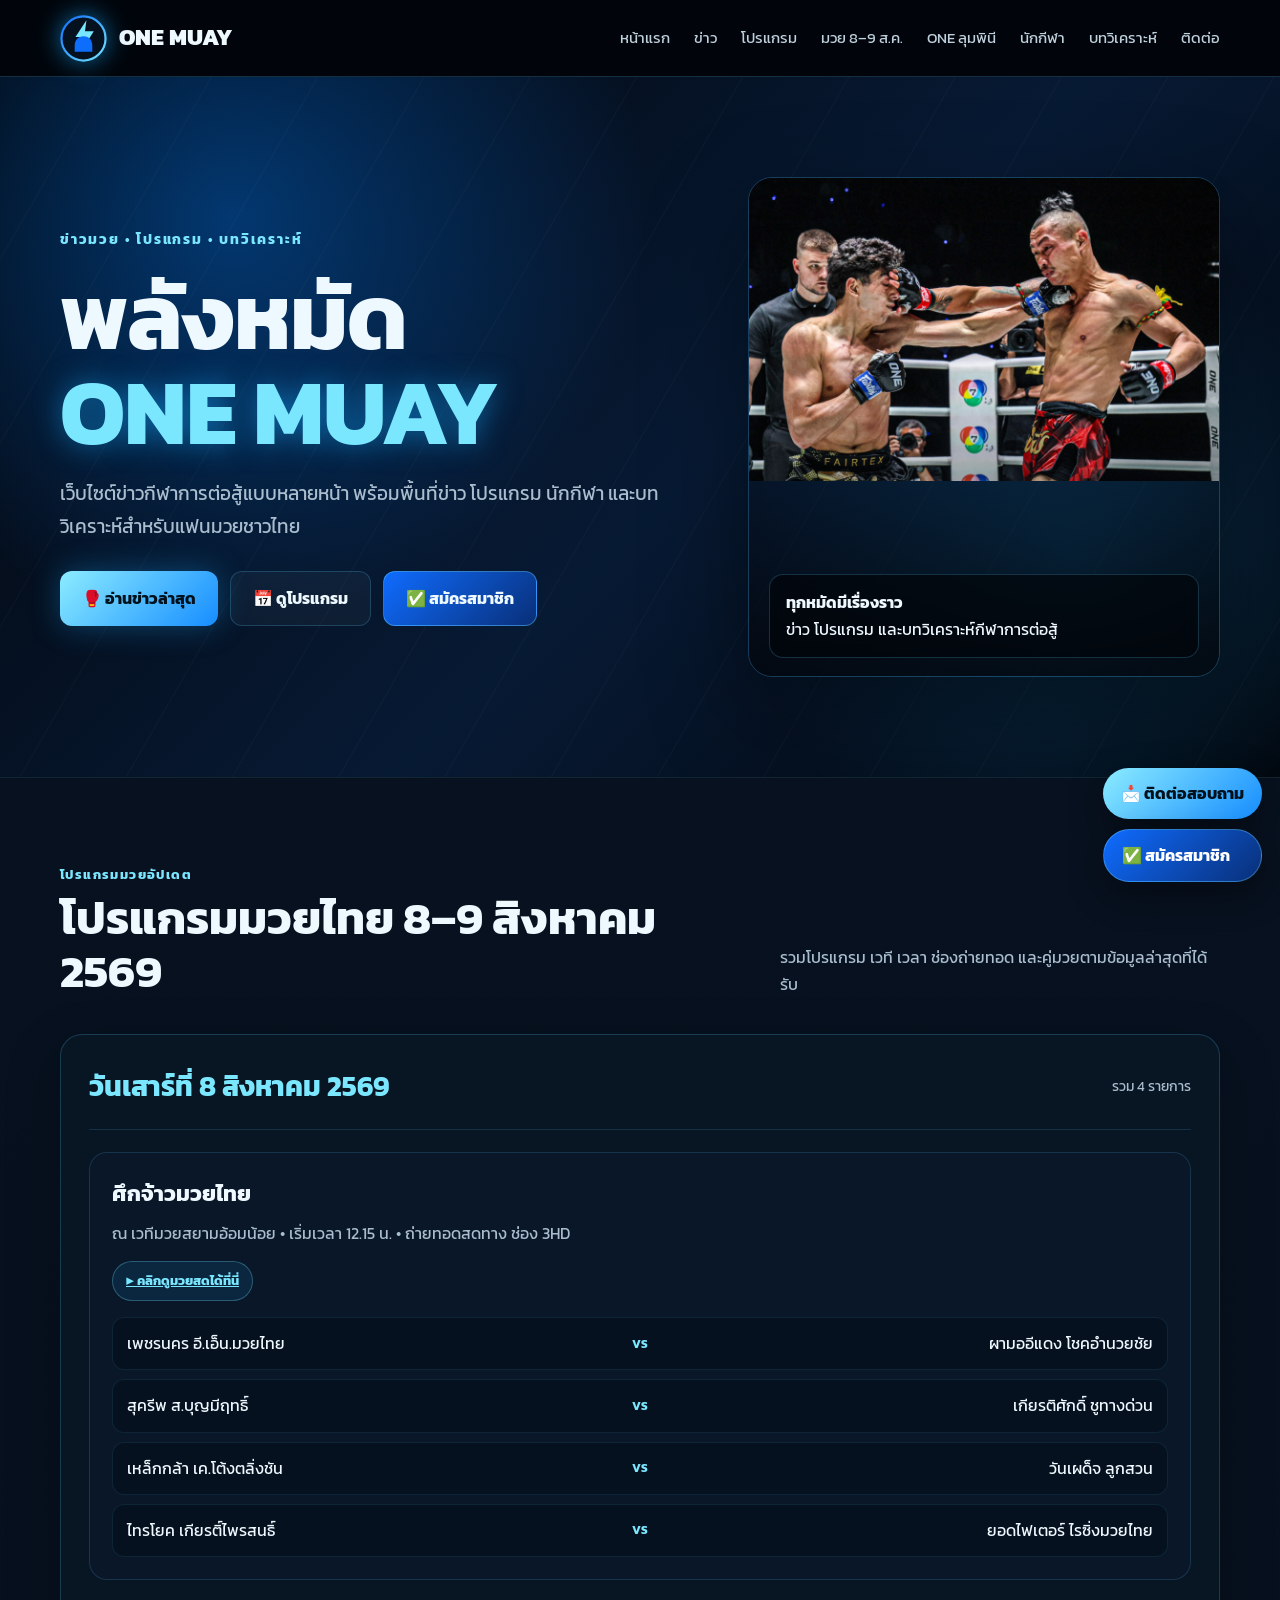
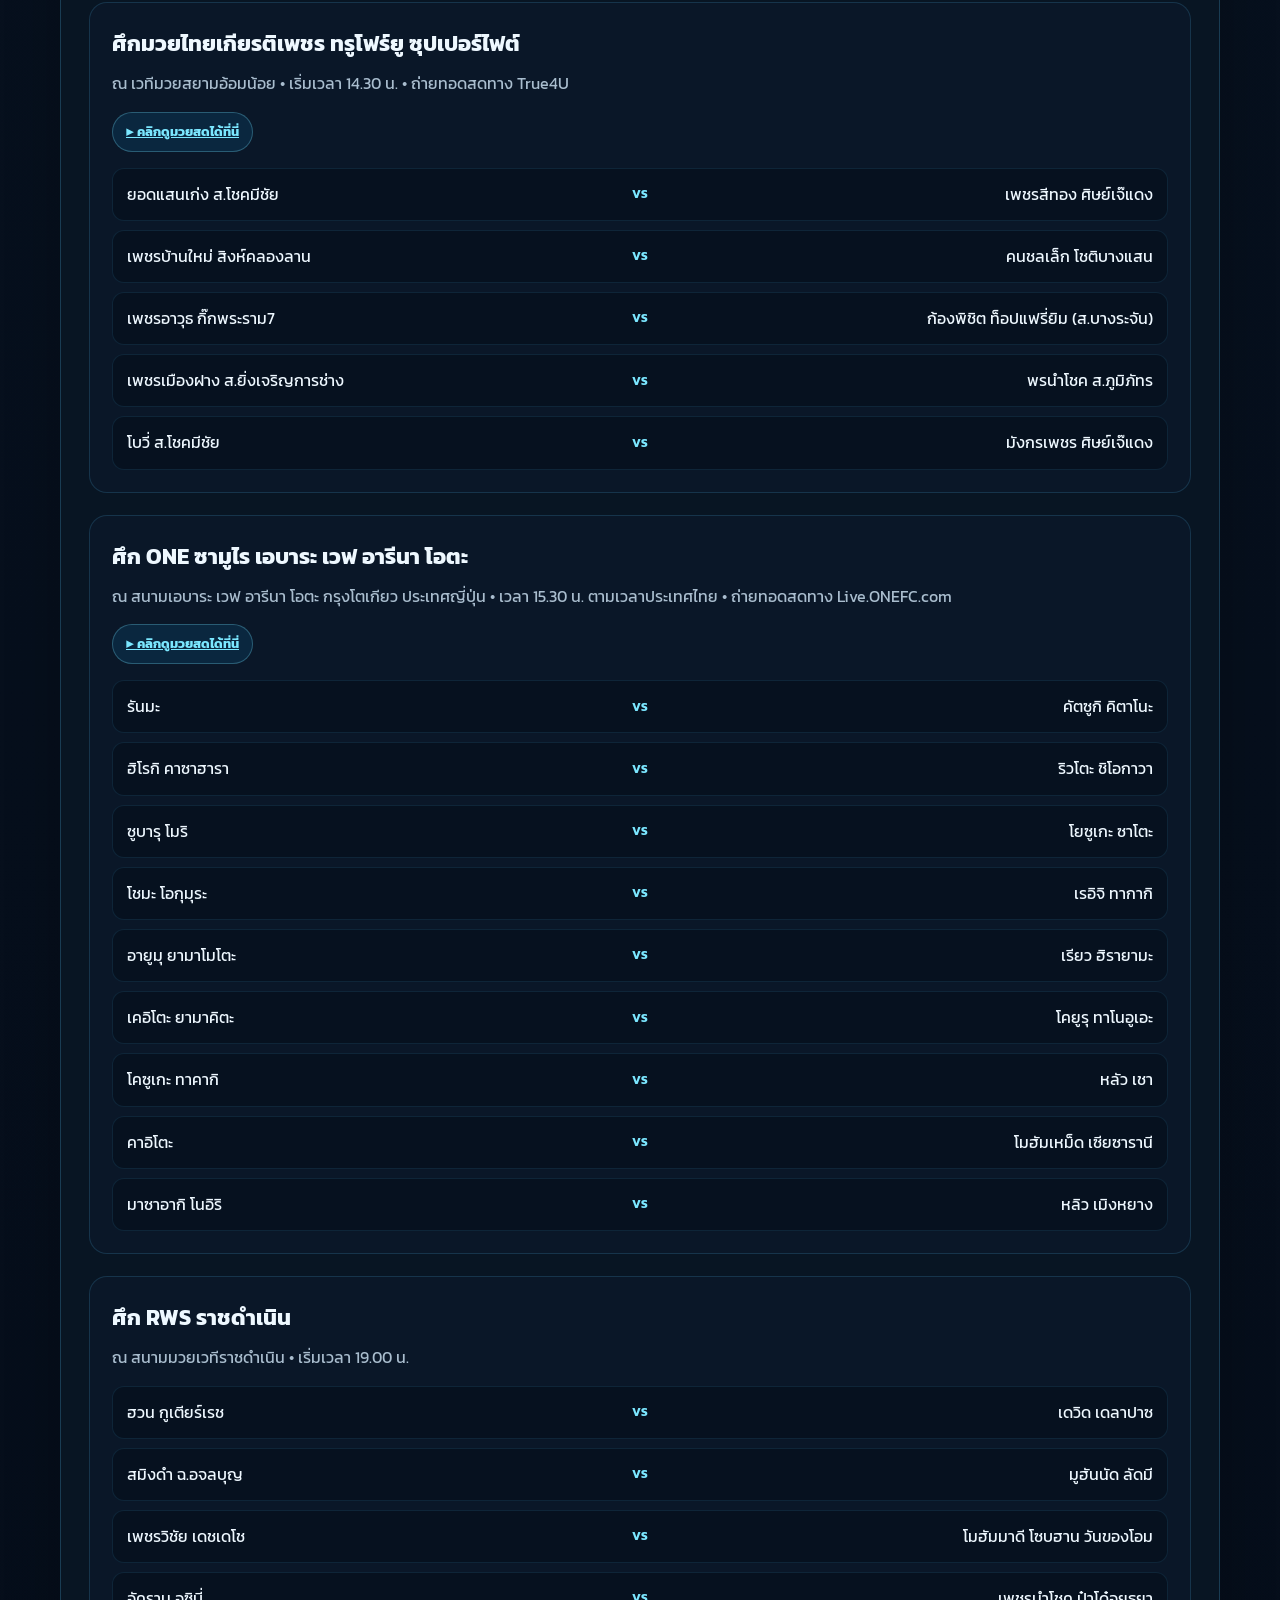
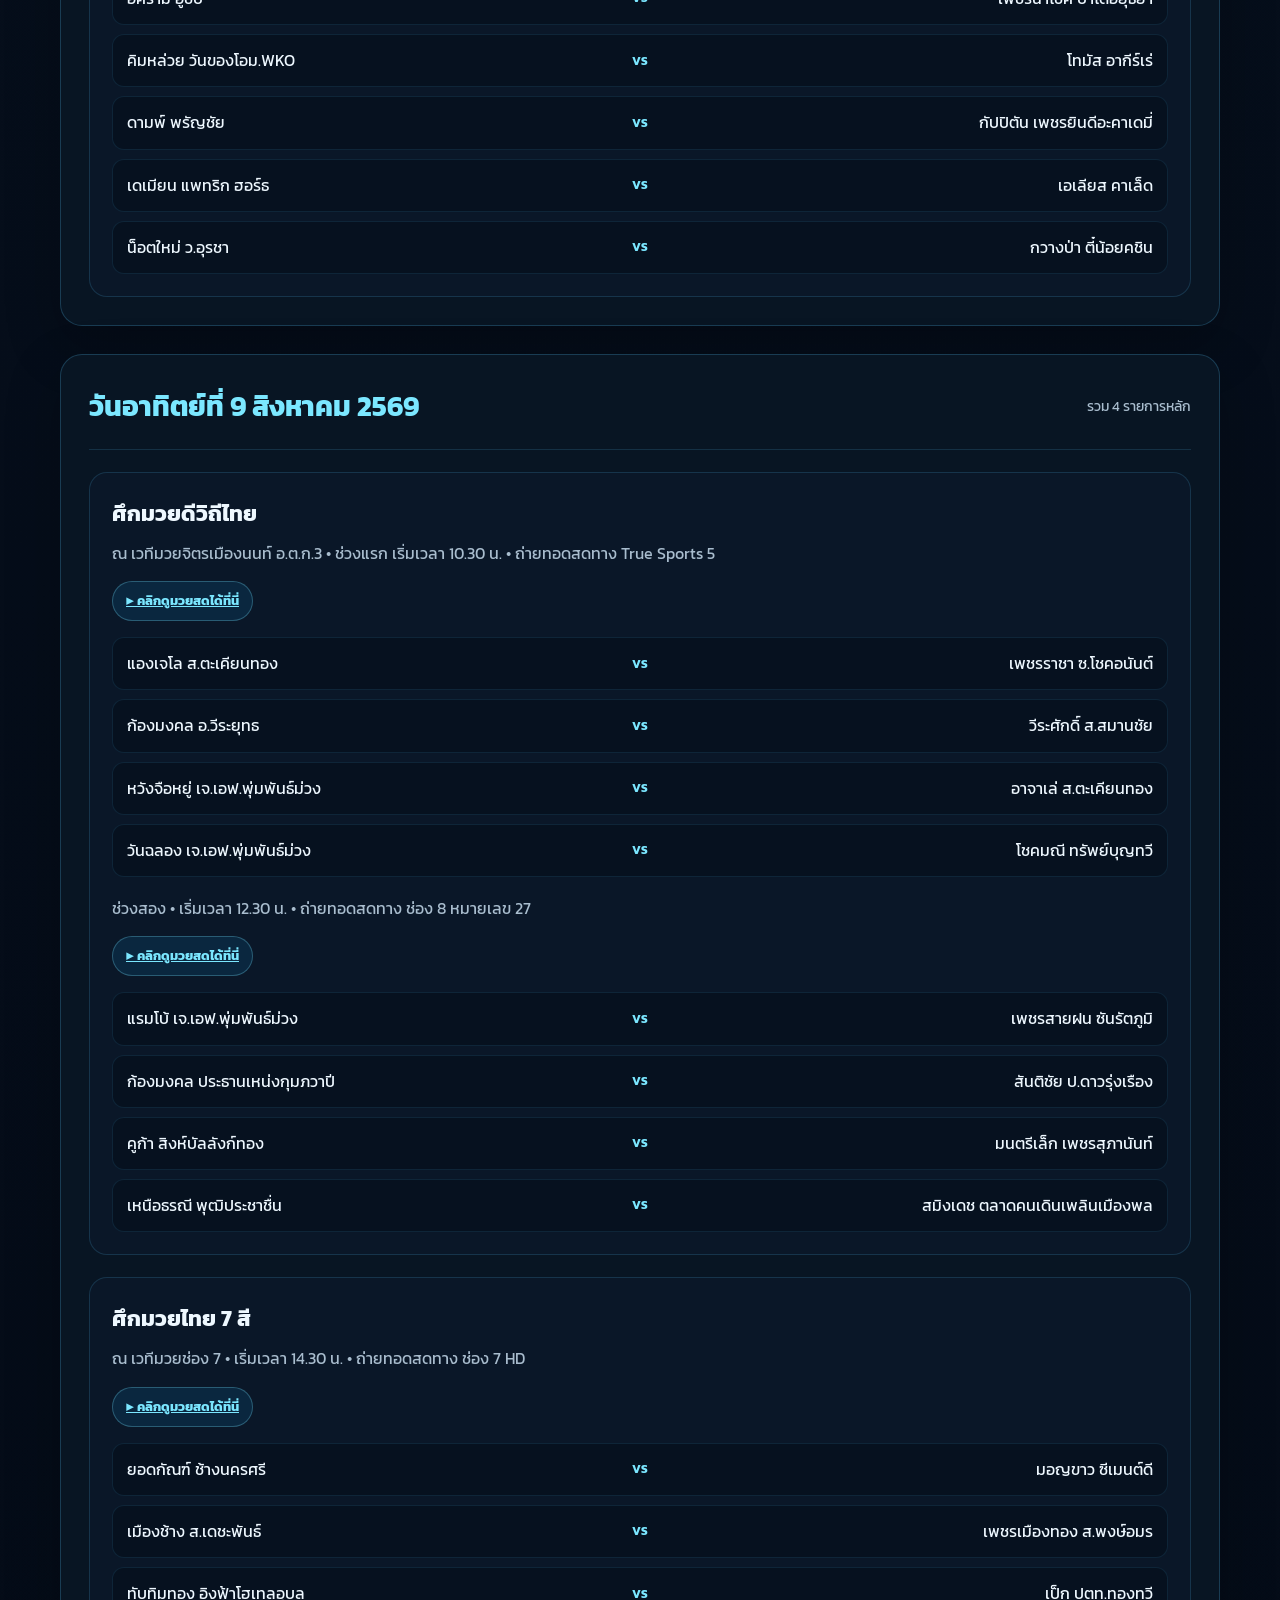
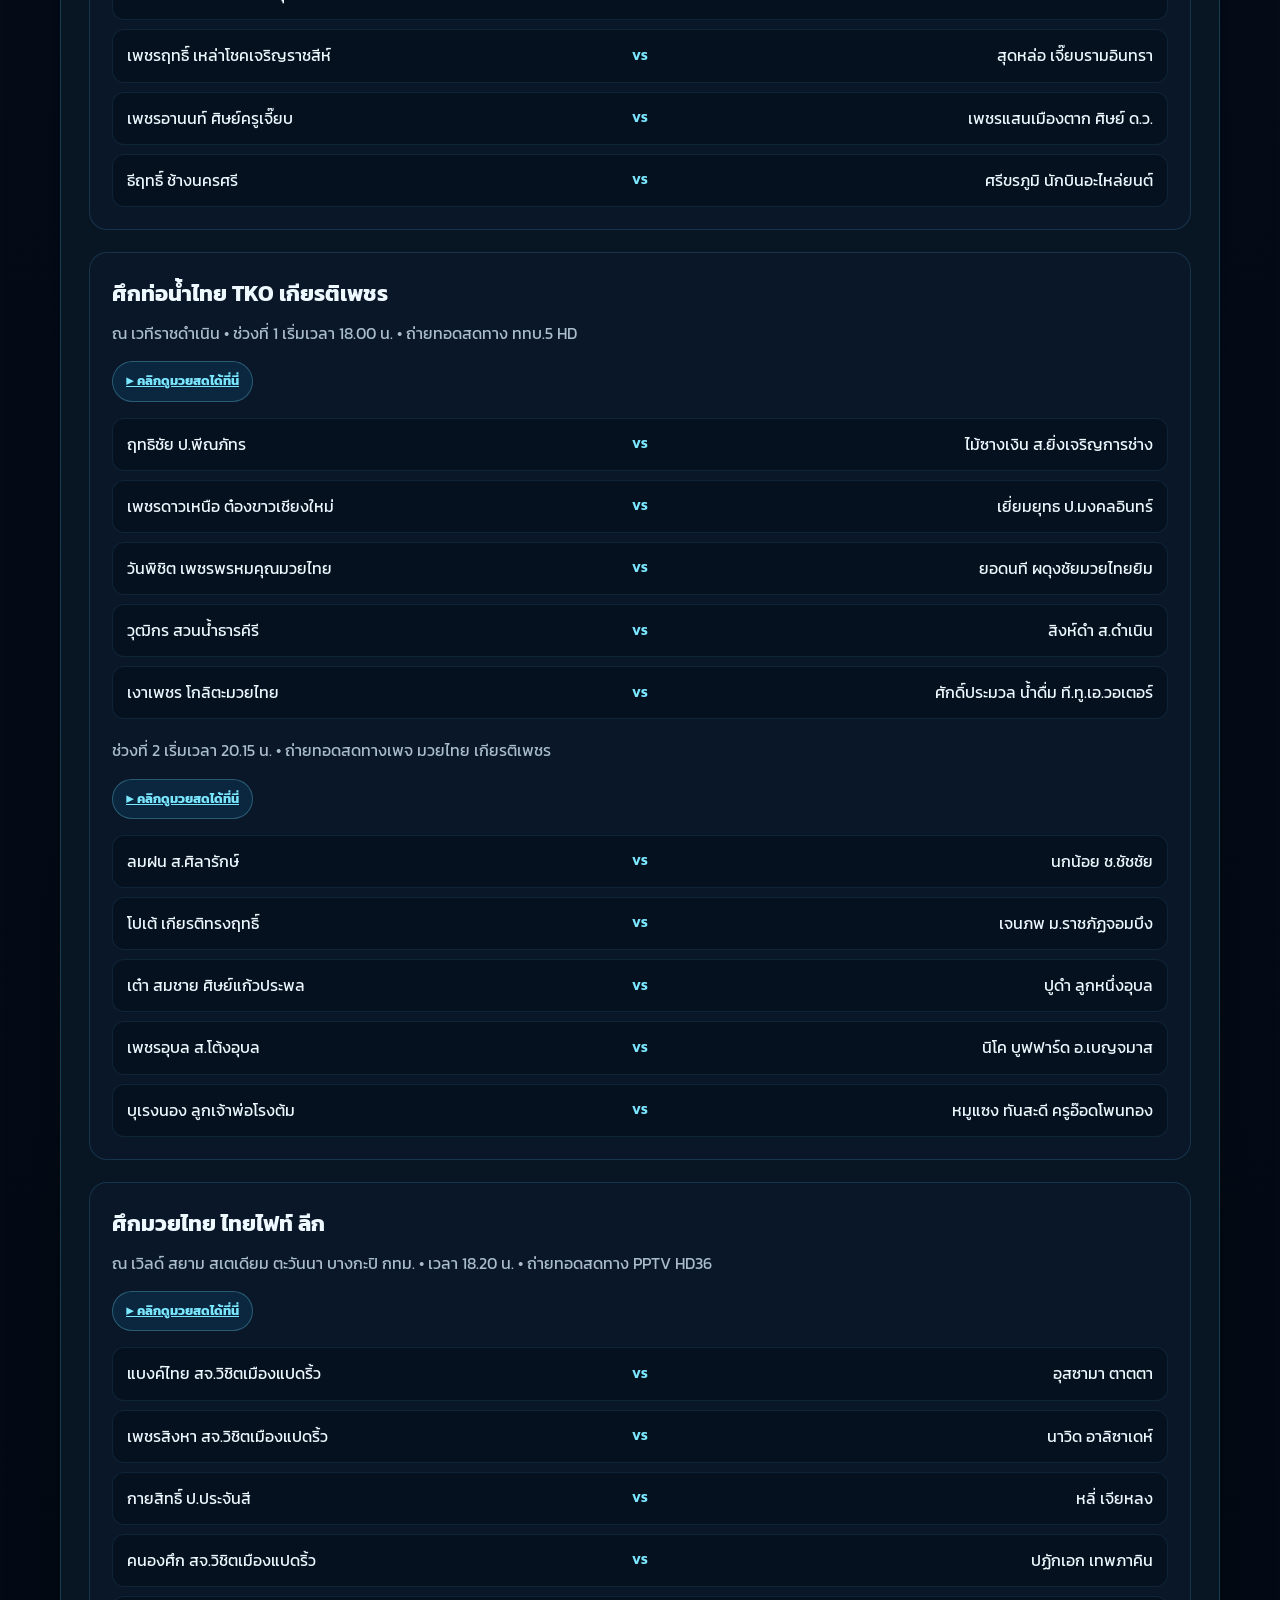
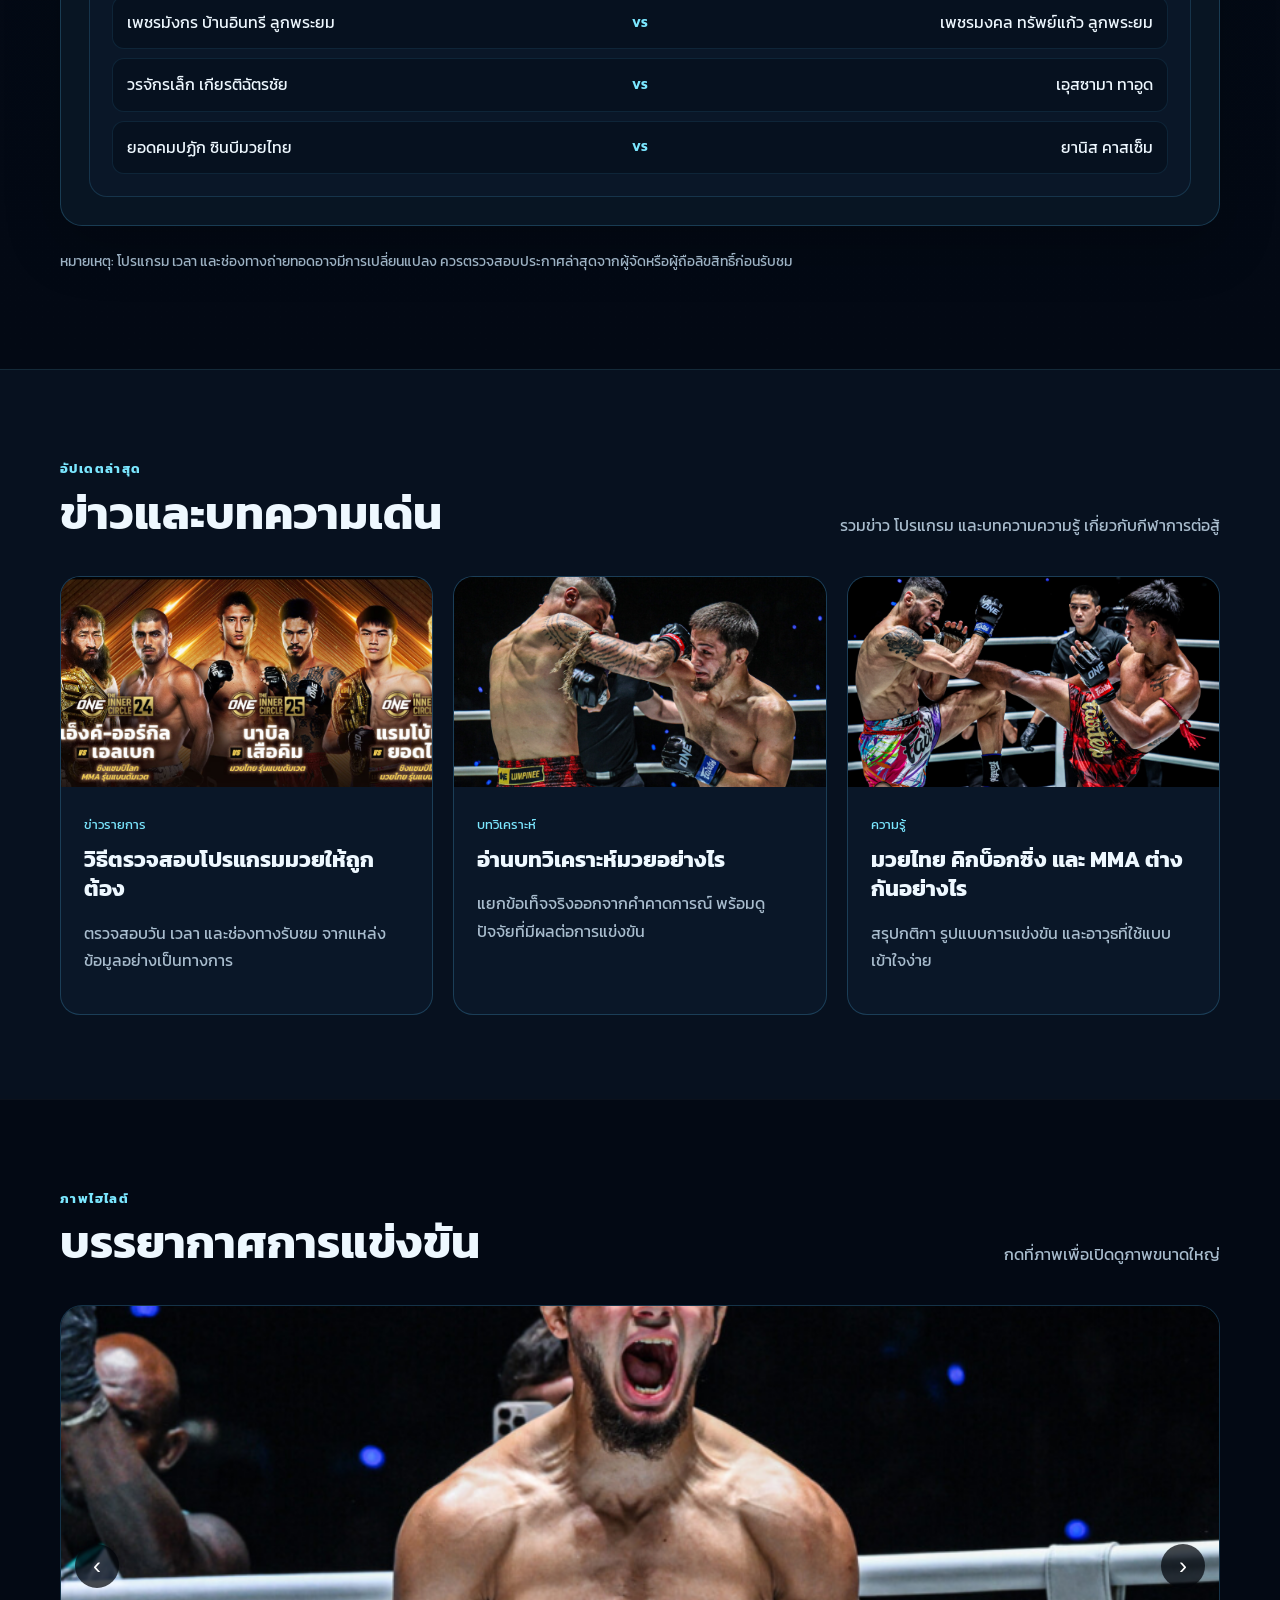
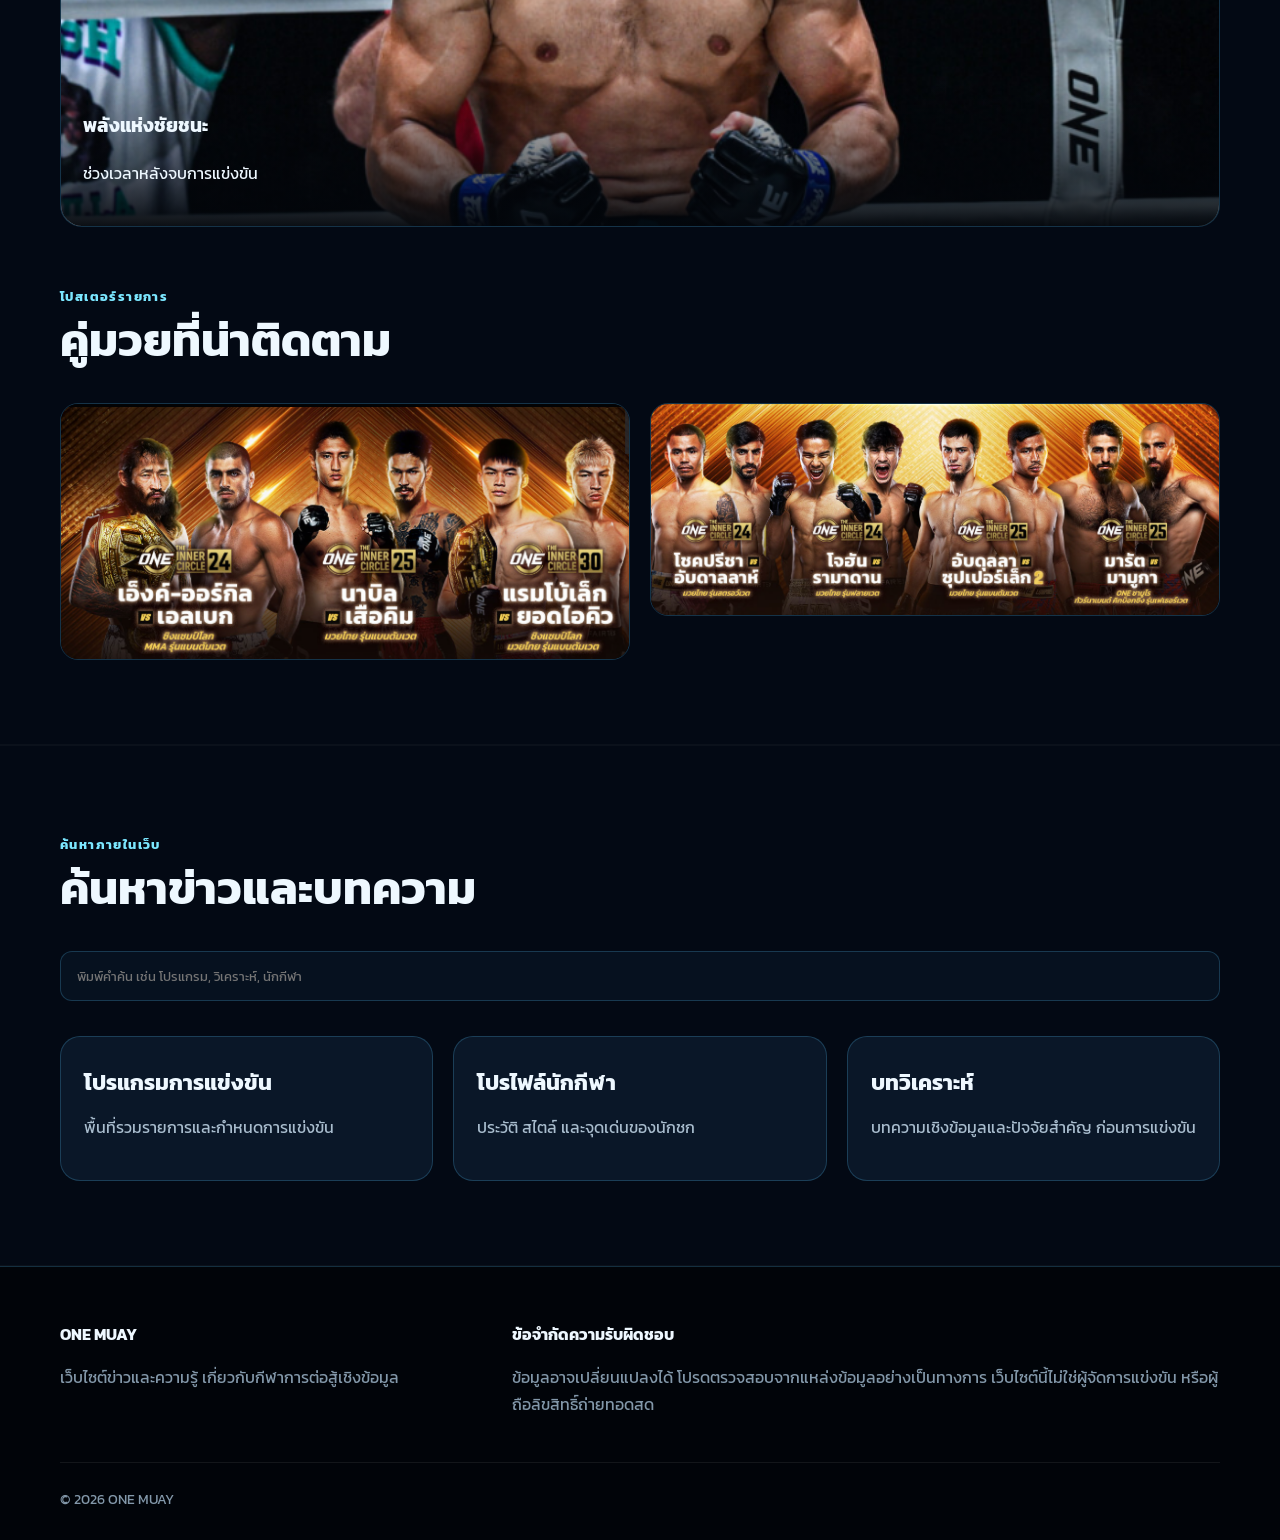
<file: index.html>
<!doctype html>
<html lang="th">
<head>
  <meta charset="utf-8">
  <meta name="viewport" content="width=device-width, initial-scale=1">

  <title>ONE MUAY | ข่าวมวย โปรแกรมมวย และบทวิเคราะห์</title>

  <meta
    name="description"
    content="ONE MUAY รวมข่าวมวย โปรแกรมการแข่งขัน บทวิเคราะห์ โปรไฟล์นักกีฬา มวยไทย คิกบ็อกซิ่ง และ MMA สำหรับแฟนกีฬาการต่อสู้ชาวไทย"
  >

  <meta
    name="robots"
    content="index,follow,max-image-preview:large"
  >

  <meta name="theme-color" content="#07111f">

  <link
    rel="canonical"
    href="https://pot25032025-ai.github.io/onemuay/"
  >

  <link
    rel="icon"
    type="image/svg+xml"
    href="favicon.svg"
  >

  <link
    rel="manifest"
    href="manifest.json"
  >

  <link
    rel="alternate"
    type="application/rss+xml"
    title="ONE MUAY RSS"
    href="feed.xml"
  >

  <link
    rel="stylesheet"
    href="assets/style.css"
  >

  <!-- Open Graph -->
  <meta property="og:type" content="website">
  <meta property="og:locale" content="th_TH">
  <meta property="og:site_name" content="ONE MUAY">

  <meta
    property="og:title"
    content="ONE MUAY | ข่าวมวย โปรแกรมมวย และบทวิเคราะห์"
  >

  <meta
    property="og:description"
    content="รวมข่าวมวย โปรแกรมการแข่งขัน บทวิเคราะห์ โปรไฟล์นักกีฬา มวยไทย คิกบ็อกซิ่ง และ MMA"
  >

  <meta
    property="og:url"
    content="https://pot25032025-ai.github.io/onemuay/"
  >

  <meta
    property="og:image"
    content="https://pot25032025-ai.github.io/onemuay/assets/images/fight-3.png"
  >

  <meta
    property="og:image:alt"
    content="การแข่งขันมวยบนเวที ONE MUAY"
  >

  <!-- Twitter Card -->
  <meta
    name="twitter:card"
    content="summary_large_image"
  >

  <meta
    name="twitter:title"
    content="ONE MUAY | ข่าวมวย โปรแกรมมวย และบทวิเคราะห์"
  >

  <meta
    name="twitter:description"
    content="ติดตามข่าวมวย โปรแกรมการแข่งขัน บทวิเคราะห์ และความรู้กีฬาการต่อสู้"
  >

  <meta
    name="twitter:image"
    content="https://pot25032025-ai.github.io/onemuay/assets/images/fight-3.png"
  >

  <!-- WebSite Schema -->
  <script type="application/ld+json">
  {
    "@context": "https://schema.org",
    "@type": "WebSite",
    "name": "ONE MUAY",
    "url": "https://pot25032025-ai.github.io/onemuay/",
    "description": "เว็บไซต์ข่าวมวย โปรแกรมการแข่งขัน บทวิเคราะห์ และข้อมูลกีฬาการต่อสู้สำหรับแฟนมวยชาวไทย",
    "inLanguage": "th-TH"
  }
  </script>

  <!-- Organization Schema -->
  <script type="application/ld+json">
  {
    "@context": "https://schema.org",
    "@type": "Organization",
    "name": "ONE MUAY",
    "url": "https://pot25032025-ai.github.io/onemuay/",
    "logo": "https://pot25032025-ai.github.io/onemuay/favicon.svg"
  }
  </script>

  <!-- Collection Page Schema -->
  <script type="application/ld+json">
  {
    "@context": "https://schema.org",
    "@type": "CollectionPage",
    "name": "ข่าวมวย โปรแกรม และบทวิเคราะห์",
    "url": "https://pot25032025-ai.github.io/onemuay/",
    "description": "รวมข่าวมวย โปรแกรมการแข่งขัน โปรไฟล์นักกีฬา และบทวิเคราะห์กีฬาการต่อสู้",
    "inLanguage": "th-TH",
    "isPartOf": {
      "@type": "WebSite",
      "name": "ONE MUAY",
      "url": "https://pot25032025-ai.github.io/onemuay/"
    }
  }
  </script>

  <style>
    .weekend-program{
      padding:82px 0;
      background:linear-gradient(180deg,#07111f 0%,#030914 100%);
      border-top:1px solid rgba(123,231,255,.12);
      border-bottom:1px solid rgba(123,231,255,.12);
    }
    .program-day{
      margin-top:28px;
      padding:28px;
      border:1px solid rgba(86,202,255,.22);
      border-radius:22px;
      background:#081523;
      box-shadow:0 20px 55px rgba(0,0,0,.22);
    }
    .program-day-title{
      display:flex;
      justify-content:space-between;
      align-items:center;
      gap:16px;
      margin-bottom:22px;
      padding-bottom:18px;
      border-bottom:1px solid rgba(86,202,255,.15);
    }
    .program-day-title h3{margin:0;font-size:28px;color:#7be7ff}
    .program-day-title span{color:#a9bdce;font-size:14px}
    .event-block{
      margin-top:22px;padding:22px;border-radius:18px;background:#0a1728;
      border:1px solid rgba(86,202,255,.16)
    }
    .event-block h4{margin:0 0 8px;font-size:22px;color:#eef8ff}
    .event-meta{margin:0 0 14px;color:#a9bdce}
    .watch-link{
      display:inline-flex;margin:0 0 16px;padding:8px 13px;border-radius:999px;
      background:rgba(22,168,255,.11);border:1px solid rgba(123,231,255,.28);
      color:#7be7ff;font-weight:700;font-size:13px
    }
    .bout-list{list-style:none;margin:0;padding:0;display:grid;gap:9px}
    .bout-list li{
      display:grid;grid-template-columns:1fr auto 1fr;align-items:center;gap:12px;
      padding:12px 14px;background:#06111f;border:1px solid rgba(86,202,255,.11);
      border-radius:12px;color:#eef8ff
    }
    .bout-list li b{color:#7be7ff;font-size:12px;letter-spacing:.5px}
    .bout-list li span:last-child{text-align:right}
    .program-note{margin-top:24px;color:#9db2c4;font-size:14px}
    @media(max-width:700px){
      .program-day{padding:18px}
      .program-day-title{align-items:flex-start;flex-direction:column}
      .event-block{padding:17px}
      .bout-list li{grid-template-columns:1fr}
      .bout-list li b{display:none}
      .bout-list li span:last-child{text-align:left}
    }
  </style>

</head>

<body>

<header>
  <div class="container nav">

    <a
      class="brand"
      href="index.html"
      aria-label="หน้าแรก ONE MUAY"
    >
      <img
        src="favicon.svg"
        alt="โลโก้ ONE MUAY"
        width="48"
        height="48"
      >
      <span>ONE MUAY</span>
    </a>

    <button
      class="menu-btn"
      type="button"
      onclick="toggleMenu()"
      aria-label="เปิดหรือปิดเมนู"
    >
      ☰
    </button>

    <nav aria-label="เมนูหลัก">
      <a href="index.html">หน้าแรก</a>
      <a href="news/index.html">ข่าว</a>
      <a href="schedule/index.html">โปรแกรม</a>
      <a href="#weekend-program">มวย 8–9 ส.ค.</a>
      <a href="#one-lumpinee-schedule">ONE ลุมพินี</a>
      <a href="fighters/index.html">นักกีฬา</a>
      <a href="analysis/index.html">บทวิเคราะห์</a>
      <a href="contact/index.html">ติดต่อ</a>
    </nav>

  </div>
</header>

<main>

  <!-- HERO -->
  <section class="hero">
    <div class="container hero-grid">

      <div>
        <div class="eyebrow">
          ข่าวมวย • โปรแกรม • บทวิเคราะห์
        </div>

        <h1>
          พลังหมัด<br>
          <span>ONE MUAY</span>
        </h1>

        <p>
          เว็บไซต์ข่าวกีฬาการต่อสู้แบบหลายหน้า
          พร้อมพื้นที่ข่าว โปรแกรม นักกีฬา
          และบทวิเคราะห์สำหรับแฟนมวยชาวไทย
        </p>

        <div class="actions">

          <a
            class="btn primary"
            href="news/index.html"
          >
            🥊 อ่านข่าวล่าสุด
          </a>

          <a
            class="btn secondary"
            href="schedule/index.html"
          >
            📅 ดูโปรแกรม
          </a>

          <a
            class="btn join"
            href="https://q.me-qr.com/c9bpbwvt"
            target="_blank"
            rel="noopener noreferrer"
          >
            ✅ สมัครสมาชิก
          </a>

        </div>
      </div>

      <div class="hero-photo">

        <img
          src="assets/images/fight-3.png"
          alt="การแข่งขันมวยบนเวที ONE"
          fetchpriority="high"
        >

        <div class="caption">
          <strong>ทุกหมัดมีเรื่องราว</strong>
          <br>
          <span>
            ข่าว โปรแกรม และบทวิเคราะห์กีฬาการต่อสู้
          </span>
        </div>

      </div>

    </div>
  </section>

  <!-- โปรแกรมมวยไทย เสาร์-อาทิตย์ -->
  <section class="weekend-program" id="weekend-program">
    <div class="container">
      <div class="section-title">
        <div>
          <small>โปรแกรมมวยอัปเดต</small>
          <h2>โปรแกรมมวยไทย 8–9 สิงหาคม 2569</h2>
        </div>
        <p>รวมโปรแกรม เวที เวลา ช่องถ่ายทอด และคู่มวยตามข้อมูลล่าสุดที่ได้รับ</p>
      </div>

      <section class="program-day" id="program-2026-08-08">
        <div class="program-day-title">
          <h3>วันเสาร์ที่ 8 สิงหาคม 2569</h3>
          <span>รวม 4 รายการ</span>
        </div>

        <article class="event-block">
          <h4>ศึกจ้าวมวยไทย</h4>
          <p class="event-meta">ณ เวทีมวยสยามอ้อมน้อย • เริ่มเวลา 12.15 น. • ถ่ายทอดสดทาง ช่อง 3HD</p>
          <a class="watch-link" href="https://q.me-qr.com/c9bpbwvt" target="_blank" rel="noopener noreferrer">▶ คลิกดูมวยสดได้ที่นี่</a>
          <ul class="bout-list">
            <li><span>เพชรนคร อี.เอ็น.มวยไทย</span><b>VS</b><span>ผามออีแดง โชคอำนวยชัย</span></li>
            <li><span>สุครีพ ส.บุญมีฤทธิ์</span><b>VS</b><span>เกียรติศักดิ์ ชูทางด่วน</span></li>
            <li><span>เหล็กกล้า เค.โต้งตลิ่งชัน</span><b>VS</b><span>วันเผด็จ ลูกสวน</span></li>
            <li><span>ไทรโยค เกียรติ์ไพรสนธิ์</span><b>VS</b><span>ยอดไฟเตอร์ ไรซิ่งมวยไทย</span></li>
          </ul>
        </article>

        <article class="event-block">
          <h4>ศึกมวยไทยเกียรติเพชร ทรูโฟร์ยู ซุปเปอร์ไฟต์</h4>
          <p class="event-meta">ณ เวทีมวยสยามอ้อมน้อย • เริ่มเวลา 14.30 น. • ถ่ายทอดสดทาง True4U</p>
          <a class="watch-link" href="https://q.me-qr.com/c9bpbwvt" target="_blank" rel="noopener noreferrer">▶ คลิกดูมวยสดได้ที่นี่</a>
          <ul class="bout-list">
            <li><span>ยอดแสนเก่ง ส.โชคมีชัย</span><b>VS</b><span>เพชรสีทอง ศิษย์เจ๊แดง</span></li>
            <li><span>เพชรบ้านใหม่ สิงห์คลองลาน</span><b>VS</b><span>คนชลเล็ก โชติบางแสน</span></li>
            <li><span>เพชรอาวุธ กิ๊กพระราม7</span><b>VS</b><span>ก้องพิชิต ท็อปแฟรี่ยิม (ส.บางระจัน)</span></li>
            <li><span>เพชรเมืองฝาง ส.ยิ่งเจริญการช่าง</span><b>VS</b><span>พรนำโชค ส.ภูมิภัทร</span></li>
            <li><span>โบวี่ ส.โชคมีชัย</span><b>VS</b><span>มังกรเพชร ศิษย์เจ๊แดง</span></li>
          </ul>
        </article>

        <article class="event-block">
          <h4>ศึก ONE ซามูไร เอบาระ เวฟ อารีนา โอตะ</h4>
          <p class="event-meta">ณ สนามเอบาระ เวฟ อารีนา โอตะ กรุงโตเกียว ประเทศญี่ปุ่น • เวลา 15.30 น. ตามเวลาประเทศไทย • ถ่ายทอดสดทาง Live.ONEFC.com</p>
          <a class="watch-link" href="https://live.onefc.com/" target="_blank" rel="noopener noreferrer">▶ คลิกดูมวยสดได้ที่นี่</a>
          <ul class="bout-list">
            <li><span>รันมะ</span><b>VS</b><span>คัตซูกิ คิตาโนะ</span></li>
            <li><span>ฮิโรกิ คาซาฮารา</span><b>VS</b><span>ริวโตะ ชิโอกาวา</span></li>
            <li><span>ซูบารุ โมริ</span><b>VS</b><span>โยซูเกะ ซาโตะ</span></li>
            <li><span>โชมะ โอกุมุระ</span><b>VS</b><span>เรอิจิ ทากากิ</span></li>
            <li><span>อายูมุ ยามาโมโตะ</span><b>VS</b><span>เรียว ฮิรายามะ</span></li>
            <li><span>เคอิโตะ ยามาคิตะ</span><b>VS</b><span>โคยูรุ ทาโนอูเอะ</span></li>
            <li><span>โคซูเกะ ทาคากิ</span><b>VS</b><span>หลัว เชา</span></li>
            <li><span>คาอิโตะ</span><b>VS</b><span>โมฮัมเหม็ด เซียซารานี</span></li>
            <li><span>มาซาอากิ โนอิริ</span><b>VS</b><span>หลิว เมิงหยาง</span></li>
          </ul>
        </article>

        <article class="event-block">
          <h4>ศึก RWS ราชดำเนิน</h4>
          <p class="event-meta">ณ สนามมวยเวทีราชดำเนิน • เริ่มเวลา 19.00 น.</p>
          <ul class="bout-list">
            <li><span>ฮวน กูเตียร์เรช</span><b>VS</b><span>เดวิด เดลาปาซ</span></li>
            <li><span>สมิงดำ ฉ.อจลบุญ</span><b>VS</b><span>มูฮันนัด ลัดมี</span></li>
            <li><span>เพชรวิชัย เดชเดโช</span><b>VS</b><span>โมฮัมมาดี โซบฮาน วันของโอม</span></li>
            <li><span>อัคราม อูซิบี่</span><b>VS</b><span>เพชรนำโชค ป๋าโด๋อยุธยา</span></li>
            <li><span>คิมหล่วย วันของโอม.WKO</span><b>VS</b><span>โทมัส อากีร์เร่</span></li>
            <li><span>ดามพ์ พรัญชัย</span><b>VS</b><span>กัปปิตัน เพชรยินดีอะคาเดมี่</span></li>
            <li><span>เดเมียน แพทริก ฮอร์ธ</span><b>VS</b><span>เอเลียส คาเล็ด</span></li>
            <li><span>น็อตใหม่ ว.อุรชา</span><b>VS</b><span>กวางป่า ตี๋น้อยคชิน</span></li>
          </ul>
        </article>
      </section>

      <section class="program-day" id="program-2026-08-09">
        <div class="program-day-title">
          <h3>วันอาทิตย์ที่ 9 สิงหาคม 2569</h3>
          <span>รวม 4 รายการหลัก</span>
        </div>

        <article class="event-block">
          <h4>ศึกมวยดีวิถีไทย</h4>
          <p class="event-meta">ณ เวทีมวยจิตรเมืองนนท์ อ.ต.ก.3 • ช่วงแรก เริ่มเวลา 10.30 น. • ถ่ายทอดสดทาง True Sports 5</p>
          <a class="watch-link" href="https://q.me-qr.com/c9bpbwvt" target="_blank" rel="noopener noreferrer">▶ คลิกดูมวยสดได้ที่นี่</a>
          <ul class="bout-list">
            <li><span>แองเจโล ส.ตะเคียนทอง</span><b>VS</b><span>เพชรราชา ซ.โชคอนันต์</span></li>
            <li><span>ก้องมงคล อ.วีระยุทธ</span><b>VS</b><span>วีระศักดิ์ ส.สมานชัย</span></li>
            <li><span>หวังจือหยู่ เจ.เอฟ.พุ่มพันธ์ม่วง</span><b>VS</b><span>อาจาเล่ ส.ตะเคียนทอง</span></li>
            <li><span>วันฉลอง เจ.เอฟ.พุ่มพันธ์ม่วง</span><b>VS</b><span>โชคมณี ทรัพย์บุญทวี</span></li>
          </ul>
          <p class="event-meta" style="margin-top:18px">ช่วงสอง • เริ่มเวลา 12.30 น. • ถ่ายทอดสดทาง ช่อง 8 หมายเลข 27</p>
          <a class="watch-link" href="https://q.me-qr.com/c9bpbwvt" target="_blank" rel="noopener noreferrer">▶ คลิกดูมวยสดได้ที่นี่</a>
          <ul class="bout-list">
            <li><span>แรมโบ้ เจ.เอฟ.พุ่มพันธ์ม่วง</span><b>VS</b><span>เพชรสายฝน ซันรัตภูมิ</span></li>
            <li><span>ก้องมงคล ประธานเหน่งกุมภวาปี</span><b>VS</b><span>สันติชัย ป.ดาวรุ่งเรือง</span></li>
            <li><span>คูก้า สิงห์บัลลังก์ทอง</span><b>VS</b><span>มนตรีเล็ก เพชรสุภานันท์</span></li>
            <li><span>เหนือธรณี พุฒิประชาชื่น</span><b>VS</b><span>สมิงเดช ตลาดคนเดินเพลินเมืองพล</span></li>
          </ul>
        </article>

        <article class="event-block">
          <h4>ศึกมวยไทย 7 สี</h4>
          <p class="event-meta">ณ เวทีมวยช่อง 7 • เริ่มเวลา 14.30 น. • ถ่ายทอดสดทาง ช่อง 7 HD</p>
          <a class="watch-link" href="https://q.me-qr.com/c9bpbwvt" target="_blank" rel="noopener noreferrer">▶ คลิกดูมวยสดได้ที่นี่</a>
          <ul class="bout-list">
            <li><span>ยอดกัณฑ์ ช้างนครศรี</span><b>VS</b><span>มอญขาว ซีเมนต์ดี</span></li>
            <li><span>เมืองช้าง ส.เดชะพันธ์</span><b>VS</b><span>เพชรเมืองทอง ส.พงษ์อมร</span></li>
            <li><span>ทับทิมทอง อิงฟ้าโฮเทลอุบล</span><b>VS</b><span>เป็ก ปตท.ทองทวี</span></li>
            <li><span>เพชรฤทธิ์ เหล่าโชคเจริญราชสีห์</span><b>VS</b><span>สุดหล่อ เจี๊ยบรามอินทรา</span></li>
            <li><span>เพชรอานนท์ ศิษย์ครูเจี๊ยบ</span><b>VS</b><span>เพชรแสนเมืองตาก ศิษย์ ด.ว.</span></li>
            <li><span>ธีฤทธิ์ ช้างนครศรี</span><b>VS</b><span>ศรีขรภูมิ นักบินอะไหล่ยนต์</span></li>
          </ul>
        </article>

        <article class="event-block">
          <h4>ศึกท่อน้ำไทย TKO เกียรติเพชร</h4>
          <p class="event-meta">ณ เวทีราชดำเนิน • ช่วงที่ 1 เริ่มเวลา 18.00 น. • ถ่ายทอดสดทาง ททบ.5 HD</p>
          <a class="watch-link" href="https://q.me-qr.com/c9bpbwvt" target="_blank" rel="noopener noreferrer">▶ คลิกดูมวยสดได้ที่นี่</a>
          <ul class="bout-list">
            <li><span>ฤทธิชัย ป.พีณภัทร</span><b>VS</b><span>ไม้ซางเงิน ส.ยิ่งเจริญการช่าง</span></li>
            <li><span>เพชรดาวเหนือ ต๋องขาวเชียงใหม่</span><b>VS</b><span>เยี่ยมยุทธ ป.มงคลอินทร์</span></li>
            <li><span>วันพิชิต เพชรพรหมคุณมวยไทย</span><b>VS</b><span>ยอดนที ผดุงชัยมวยไทยยิม</span></li>
            <li><span>วุฒิกร สวนน้ำธารคีรี</span><b>VS</b><span>สิงห์ดำ ส.ดำเนิน</span></li>
            <li><span>เงาเพชร โกลิตะมวยไทย</span><b>VS</b><span>ศักดิ์ประมวล น้ำดื่ม ที.ทู.เอ.วอเตอร์</span></li>
          </ul>
          <p class="event-meta" style="margin-top:18px">ช่วงที่ 2 เริ่มเวลา 20.15 น. • ถ่ายทอดสดทางเพจ มวยไทย เกียรติเพชร</p>
          <a class="watch-link" href="https://q.me-qr.com/c9bpbwvt" target="_blank" rel="noopener noreferrer">▶ คลิกดูมวยสดได้ที่นี่</a>
          <ul class="bout-list">
            <li><span>ลมฝน ส.ศิลารักษ์</span><b>VS</b><span>นกน้อย ช.ชัชชัย</span></li>
            <li><span>โปเต้ เกียรติทรงฤทธิ์</span><b>VS</b><span>เจนภพ ม.ราชภัฏจอมบึง</span></li>
            <li><span>เต๋า สมชาย ศิษย์แก้วประพล</span><b>VS</b><span>ปูดำ ลูกหนึ่งอุบล</span></li>
            <li><span>เพชรอุบล ส.โต้งอุบล</span><b>VS</b><span>นิโค บูฟฟาร์ด อ.เบญจมาส</span></li>
            <li><span>บุเรงนอง ลูกเจ้าพ่อโรงต้ม</span><b>VS</b><span>หมูแซง ทันสะดี ครูอ๊อดโพนทอง</span></li>
          </ul>
        </article>

        <article class="event-block">
          <h4>ศึกมวยไทย ไทยไฟท์ ลีก</h4>
          <p class="event-meta">ณ เวิลด์ สยาม สเตเดียม ตะวันนา บางกะปิ กทม. • เวลา 18.20 น. • ถ่ายทอดสดทาง PPTV HD36</p>
          <a class="watch-link" href="https://q.me-qr.com/c9bpbwvt" target="_blank" rel="noopener noreferrer">▶ คลิกดูมวยสดได้ที่นี่</a>
          <ul class="bout-list">
            <li><span>แบงค์ไทย สจ.วิชิตเมืองแปดริ้ว</span><b>VS</b><span>อุสซามา ตาตตา</span></li>
            <li><span>เพชรสิงหา สจ.วิชิตเมืองแปดริ้ว</span><b>VS</b><span>นาวิด อาลิซาเดห์</span></li>
            <li><span>กายสิทธิ์ ป.ประจันสี</span><b>VS</b><span>หลี่ เจียหลง</span></li>
            <li><span>คนองศึก สจ.วิชิตเมืองแปดริ้ว</span><b>VS</b><span>ปฏักเอก เทพภาคิน</span></li>
            <li><span>เพชรมังกร บ้านอินทรี ลูกพระยม</span><b>VS</b><span>เพชรมงคล ทรัพย์แก้ว ลูกพระยม</span></li>
            <li><span>วรจักรเล็ก เกียรติฉัตรชัย</span><b>VS</b><span>เอุสซามา ทาอูด</span></li>
            <li><span>ยอดคมปฏัก ซินบีมวยไทย</span><b>VS</b><span>ยานิส คาสเซ็ม</span></li>
          </ul>
        </article>
      </section>

      <p class="program-note">หมายเหตุ: โปรแกรม เวลา และช่องทางถ่ายทอดอาจมีการเปลี่ยนแปลง ควรตรวจสอบประกาศล่าสุดจากผู้จัดหรือผู้ถือลิขสิทธิ์ก่อนรับชม</p>
    </div>
  </section>




  <!-- ข่าวเด่น -->
  <section>
    <div class="container">

      <div class="section-title">
        <div>
          <small>อัปเดตล่าสุด</small>
          <h2>ข่าวและบทความเด่น</h2>
        </div>

        <p>
          รวมข่าว โปรแกรม และบทความความรู้
          เกี่ยวกับกีฬาการต่อสู้
        </p>
      </div>

      <div class="grid-3">

        <article
          class="card"
          data-search="โปรแกรม ตารางแข่งขัน วันเวลา"
        >

          <div class="real-thumb">
            <img
              src="assets/images/fight-1.png"
              alt="โปสเตอร์รายการมวย ONE Inner Circle"
              loading="lazy"
            >
          </div>

          <div class="card-body">

            <span class="category">
              ข่าวรายการ
            </span>

            <h3>
              <a href="news/check-official-schedule.html">
                วิธีตรวจสอบโปรแกรมมวยให้ถูกต้อง
              </a>
            </h3>

            <p>
              ตรวจสอบวัน เวลา และช่องทางรับชม
              จากแหล่งข้อมูลอย่างเป็นทางการ
            </p>

          </div>
        </article>

        <article
          class="card"
          data-search="วิเคราะห์ ฟอร์ม สไตล์การชก"
        >

          <div class="real-thumb">
            <img
              src="assets/images/fight-5.png"
              alt="นักมวยแลกหมัดบนเวที"
              loading="lazy"
            >
          </div>

          <div class="card-body">

            <span class="category">
              บทวิเคราะห์
            </span>

            <h3>
              <a href="analysis/read-fight-analysis.html">
                อ่านบทวิเคราะห์มวยอย่างไร
              </a>
            </h3>

            <p>
              แยกข้อเท็จจริงออกจากคำคาดการณ์
              พร้อมดูปัจจัยที่มีผลต่อการแข่งขัน
            </p>

          </div>
        </article>

        <article
          class="card"
          data-search="มวยไทย คิกบ็อกซิ่ง mma ความรู้"
        >

          <div class="real-thumb">
            <img
              src="assets/images/fight-7.png"
              alt="นักมวยเตะคู่ต่อสู้บนเวที"
              loading="lazy"
            >
          </div>

          <div class="card-body">

            <span class="category">
              ความรู้
            </span>

            <h3>
              <a href="news/muay-kickboxing-mma.html">
                มวยไทย คิกบ็อกซิ่ง และ MMA ต่างกันอย่างไร
              </a>
            </h3>

            <p>
              สรุปกติกา รูปแบบการแข่งขัน
              และอาวุธที่ใช้แบบเข้าใจง่าย
            </p>

          </div>
        </article>

      </div>
    </div>
  </section>

  <!-- ภาพไฮไลต์ -->
  <section class="dark">
    <div class="container">

      <div class="section-title">
        <div>
          <small>ภาพไฮไลต์</small>
          <h2>บรรยากาศการแข่งขัน</h2>
        </div>

        <p>
          กดที่ภาพเพื่อเปิดดูภาพขนาดใหญ่
        </p>
      </div>

      <div class="carousel">

        <div class="carousel-track">

          <div class="carousel-slide">

            <img
              class="clickable-image"
              onclick="openLightbox(this.src,this.alt)"
              src="assets/images/fight-4.png"
              alt="นักมวยฉลองชัยหลังการแข่งขัน"
              loading="lazy"
            >

            <div class="caption">
              <h3>พลังแห่งชัยชนะ</h3>
              <p>ช่วงเวลาหลังจบการแข่งขัน</p>
            </div>

          </div>

          <div class="carousel-slide">

            <img
              class="clickable-image"
              onclick="openLightbox(this.src,this.alt)"
              src="assets/images/fight-6.png"
              alt="นักมวยยกกำปั้นฉลองชัย"
              loading="lazy"
            >

            <div class="caption">
              <h3>เสียงเชียร์จากแฟนมวย</h3>
              <p>บรรยากาศบนเวทีระดับนานาชาติ</p>
            </div>

          </div>

          <div class="carousel-slide">

            <img
              class="clickable-image"
              onclick="openLightbox(this.src,this.alt)"
              src="assets/images/fight-8.png"
              alt="นักมวยยกมือหลังได้รับชัยชนะ"
              loading="lazy"
            >

            <div class="caption">
              <h3>นักสู้ผู้ไม่ยอมแพ้</h3>
              <p>ความมุ่งมั่นและวินัยของนักกีฬา</p>
            </div>

          </div>

        </div>

        <button
          class="carousel-btn prev"
          type="button"
          onclick="moveCarousel(-1)"
          aria-label="ภาพก่อนหน้า"
        >
          ‹
        </button>

        <button
          class="carousel-btn next"
          type="button"
          onclick="moveCarousel(1)"
          aria-label="ภาพถัดไป"
        >
          ›
        </button>

      </div>

      <div
        class="section-title"
        style="margin-top:55px"
      >

        <div>
          <small>โปสเตอร์รายการ</small>
          <h2>คู่มวยที่น่าติดตาม</h2>
        </div>

      </div>

      <div class="poster-grid">

        <img
          class="clickable-image"
          onclick="openLightbox(this.src,this.alt)"
          src="assets/images/fight-1.png"
          alt="โปสเตอร์ ONE Inner Circle ชุดที่หนึ่ง"
          loading="lazy"
        >

        <img
          class="clickable-image"
          onclick="openLightbox(this.src,this.alt)"
          src="assets/images/fight-2.png"
          alt="โปสเตอร์ ONE Inner Circle ชุดที่สอง"
          loading="lazy"
        >

      </div>

    </div>
  </section>

  <!-- ค้นหา -->
  <section class="dark">
    <div class="container">

      <div class="section-title">
        <div>
          <small>ค้นหาภายในเว็บ</small>
          <h2>ค้นหาข่าวและบทความ</h2>
        </div>
      </div>

      <div class="search-box">

        <input
          id="siteSearch"
          type="search"
          oninput="searchCards()"
          placeholder="พิมพ์คำค้น เช่น โปรแกรม, วิเคราะห์, นักกีฬา"
          aria-label="ค้นหาข่าวและบทความ"
        >

      </div>

      <div class="grid-3">

        <article
          class="card"
          data-search="โปรแกรม ตารางแข่งขัน วันเวลา"
        >

          <div class="card-body">

            <h3>
              <a href="schedule/index.html">
                โปรแกรมการแข่งขัน
              </a>
            </h3>

            <p>
              พื้นที่รวมรายการและกำหนดการแข่งขัน
            </p>

          </div>
        </article>

        <article
          class="card"
          data-search="นักกีฬา โปรไฟล์ นักมวย"
        >

          <div class="card-body">

            <h3>
              <a href="fighters/index.html">
                โปรไฟล์นักกีฬา
              </a>
            </h3>

            <p>
              ประวัติ สไตล์ และจุดเด่นของนักชก
            </p>

          </div>
        </article>

        <article
          class="card"
          data-search="วิเคราะห์ ฟอร์ม สไตล์การชก"
        >

          <div class="card-body">

            <h3>
              <a href="analysis/index.html">
                บทวิเคราะห์
              </a>
            </h3>

            <p>
              บทความเชิงข้อมูลและปัจจัยสำคัญ
              ก่อนการแข่งขัน
            </p>

          </div>
        </article>

      </div>

    </div>
  </section>

</main>

<!-- Lightbox -->
<div
  id="lightbox"
  class="lightbox"
  onclick="closeLightbox()"
  role="dialog"
  aria-modal="true"
  aria-label="ภาพขนาดใหญ่"
>

  <button
    type="button"
    aria-label="ปิดภาพ"
  >
    ×
  </button>

  <img
    id="lightboxImage"
    alt="ภาพการแข่งขันขนาดใหญ่"
  >

</div>

<!-- Footer -->
<footer>

  <div class="container footer-grid">

    <div>
      <strong>ONE MUAY</strong>

      <p>
        เว็บไซต์ข่าวและความรู้
        เกี่ยวกับกีฬาการต่อสู้เชิงข้อมูล
      </p>
    </div>

    <div>
      <strong>ข้อจำกัดความรับผิดชอบ</strong>

      <p>
        ข้อมูลอาจเปลี่ยนแปลงได้
        โปรดตรวจสอบจากแหล่งข้อมูลอย่างเป็นทางการ
        เว็บไซต์นี้ไม่ใช่ผู้จัดการแข่งขัน
        หรือผู้ถือลิขสิทธิ์ถ่ายทอดสด
      </p>
    </div>

  </div>

  <div class="container copyright">
    © 2026 ONE MUAY
  </div>

</footer>

<!-- ปุ่มลอย -->
<div class="floating-contact">

  <a
    class="f-contact"
    href="https://q.me-qr.com/c9bpbwvt"
    target="_blank"
    rel="noopener noreferrer"
  >
    📩 ติดต่อสอบถาม
  </a>

  <a
    class="f-join"
    href="https://q.me-qr.com/c9bpbwvt"
    target="_blank"
    rel="noopener noreferrer"
  >
    ✅ สมัครสมาชิก
  </a>

</div>

<noscript>
  กรุณาเปิดใช้งาน JavaScript
  เพื่อใช้เมนู ค้นหา สไลด์ภาพ และระบบดูภาพขนาดใหญ่
</noscript>

<script src="assets/script.js" defer></script>

</body>
</html>
</file>
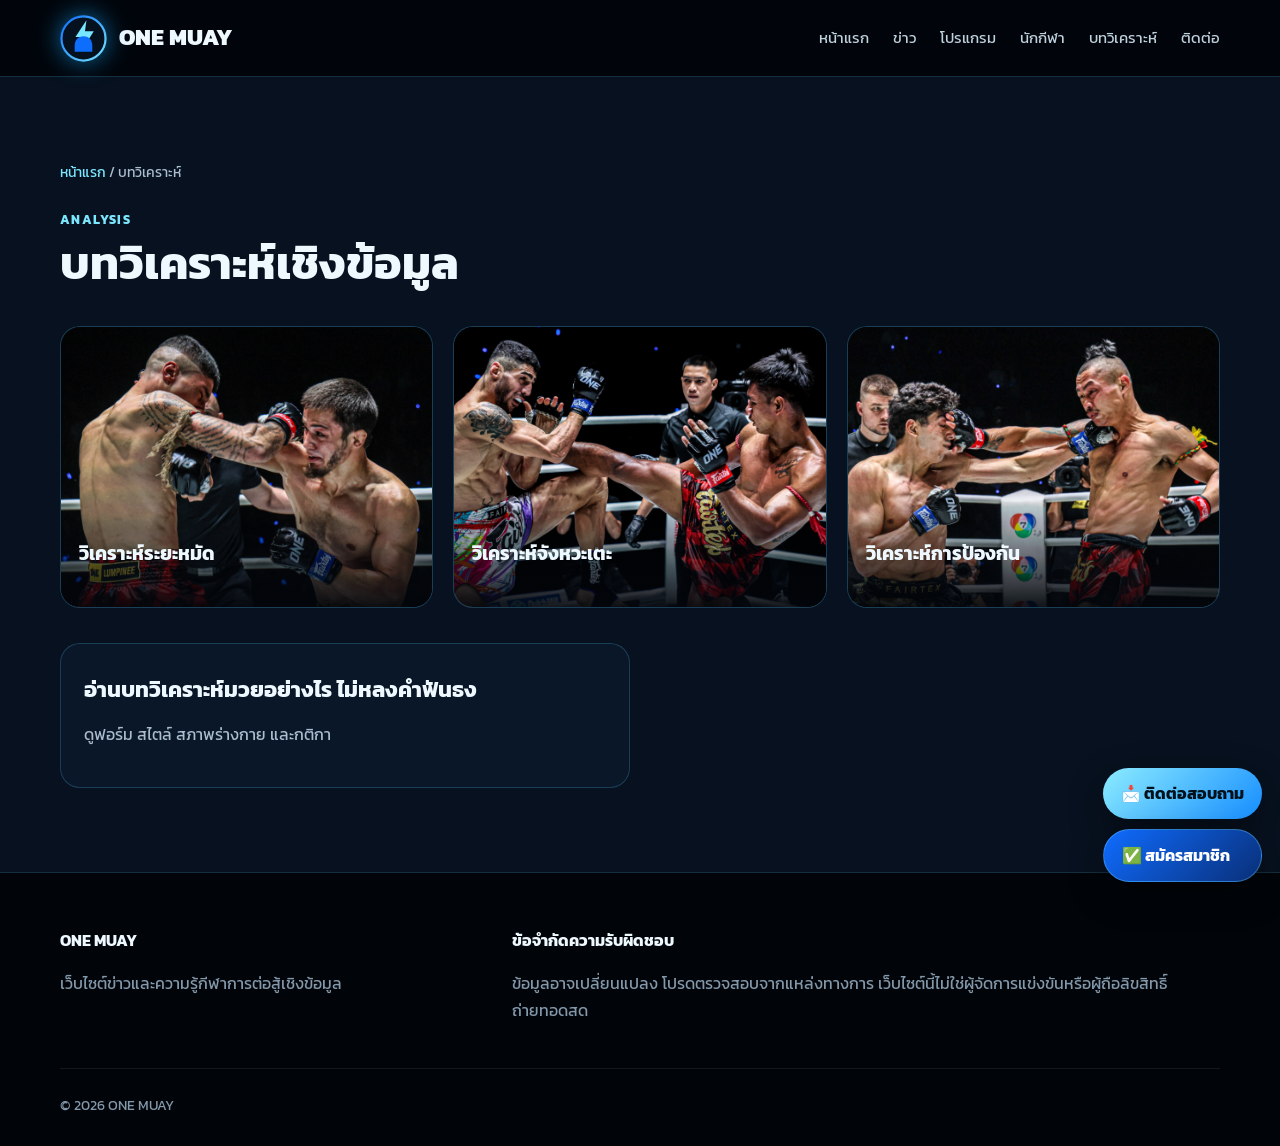
<file: analysis/index.html>
<!doctype html><html lang="th"><head>
<meta charset="utf-8"><meta name="viewport" content="width=device-width,initial-scale=1">
<title>บทวิเคราะห์มวย | ONE MUAY</title><meta name="description" content="บทวิเคราะห์กีฬาการต่อสู้เชิงข้อมูล">
<meta name="robots" content="index,follow,max-image-preview:large">
<link rel="canonical" href="https://pot25032025-ai.github.io/onemuay/analysis/">
<link rel="icon" type="image/svg+xml" href="../favicon.svg">
<link rel="stylesheet" href="../assets/style.css">
<script type="application/ld+json">{"@context": "https://schema.org", "@type": "WebPage", "name": "บทวิเคราะห์มวย", "description": "บทวิเคราะห์กีฬาการต่อสู้เชิงข้อมูล", "url": "https://pot25032025-ai.github.io/onemuay/analysis/"}</script>
</head><body>
<header>
  <div class="container nav">
    <a class="brand" href="../index.html"><img src="../favicon.svg" alt="ONE MUAY"><span>ONE MUAY</span></a>
    <button class="menu-btn" onclick="toggleMenu()">☰</button>
    <nav>
      <a href="../index.html">หน้าแรก</a>
      <a href="../news/index.html">ข่าว</a>
      <a href="../schedule/index.html">โปรแกรม</a>
      <a href="../fighters/index.html">นักกีฬา</a>
      <a href="../analysis/index.html">บทวิเคราะห์</a>
      <a href="../contact/index.html">ติดต่อ</a>
    </nav>
  </div>
</header>

<main><section><div class="container"><div class="breadcrumb"><a href="../index.html">หน้าแรก</a> / บทวิเคราะห์</div>
<div class="section-title"><div><small>ANALYSIS</small><h2>บทวิเคราะห์เชิงข้อมูล</h2></div></div>
<div class="photo-grid" style="margin-bottom:35px">
      <article class="photo-card"><img class="clickable-image" onclick="openLightbox(this.src,this.alt)" src="../assets/images/fight-5.png" alt="จังหวะแลกหมัด"><div class="overlay"><h3>วิเคราะห์ระยะหมัด</h3></div></article>
      <article class="photo-card"><img class="clickable-image" onclick="openLightbox(this.src,this.alt)" src="../assets/images/fight-7.png" alt="จังหวะเตะสวน"><div class="overlay"><h3>วิเคราะห์จังหวะเตะ</h3></div></article>
      <article class="photo-card"><img class="clickable-image" onclick="openLightbox(this.src,this.alt)" src="../assets/images/fight-3.png" alt="จังหวะปะทะบนเวที"><div class="overlay"><h3>วิเคราะห์การป้องกัน</h3></div></article>
    </div>
    <div class="grid-2"><article class="card"><div class="card-body"><h3><a href="read-fight-analysis.html">อ่านบทวิเคราะห์มวยอย่างไร ไม่หลงคำฟันธง</a></h3><p>ดูฟอร์ม สไตล์ สภาพร่างกาย และกติกา</p></div></article></div>
</div></section></main>


<div id="lightbox" class="lightbox" onclick="closeLightbox()">
  <button aria-label="ปิดภาพ">×</button>
  <img id="lightboxImage" alt="">
</div>

<footer>
  <div class="container footer-grid">
    <div><strong>ONE MUAY</strong><p>เว็บไซต์ข่าวและความรู้กีฬาการต่อสู้เชิงข้อมูล</p></div>
    <div><strong>ข้อจำกัดความรับผิดชอบ</strong><p>ข้อมูลอาจเปลี่ยนแปลง โปรดตรวจสอบจากแหล่งทางการ เว็บไซต์นี้ไม่ใช่ผู้จัดการแข่งขันหรือผู้ถือลิขสิทธิ์ถ่ายทอดสด</p></div>
  </div>
  <div class="container copyright">© 2026 ONE MUAY</div>
</footer>
<div class="floating-contact">
  <a class="f-contact" href="https://q.me-qr.com/mwae5hof" target="_blank">📩 ติดต่อสอบถาม</a>
  <a class="f-join" href="https://q.me-qr.com/mwae5hof" target="_blank">✅ สมัครสมาชิก</a>
</div>
<script src="../assets/script.js"></script>
</body></html>
</file>
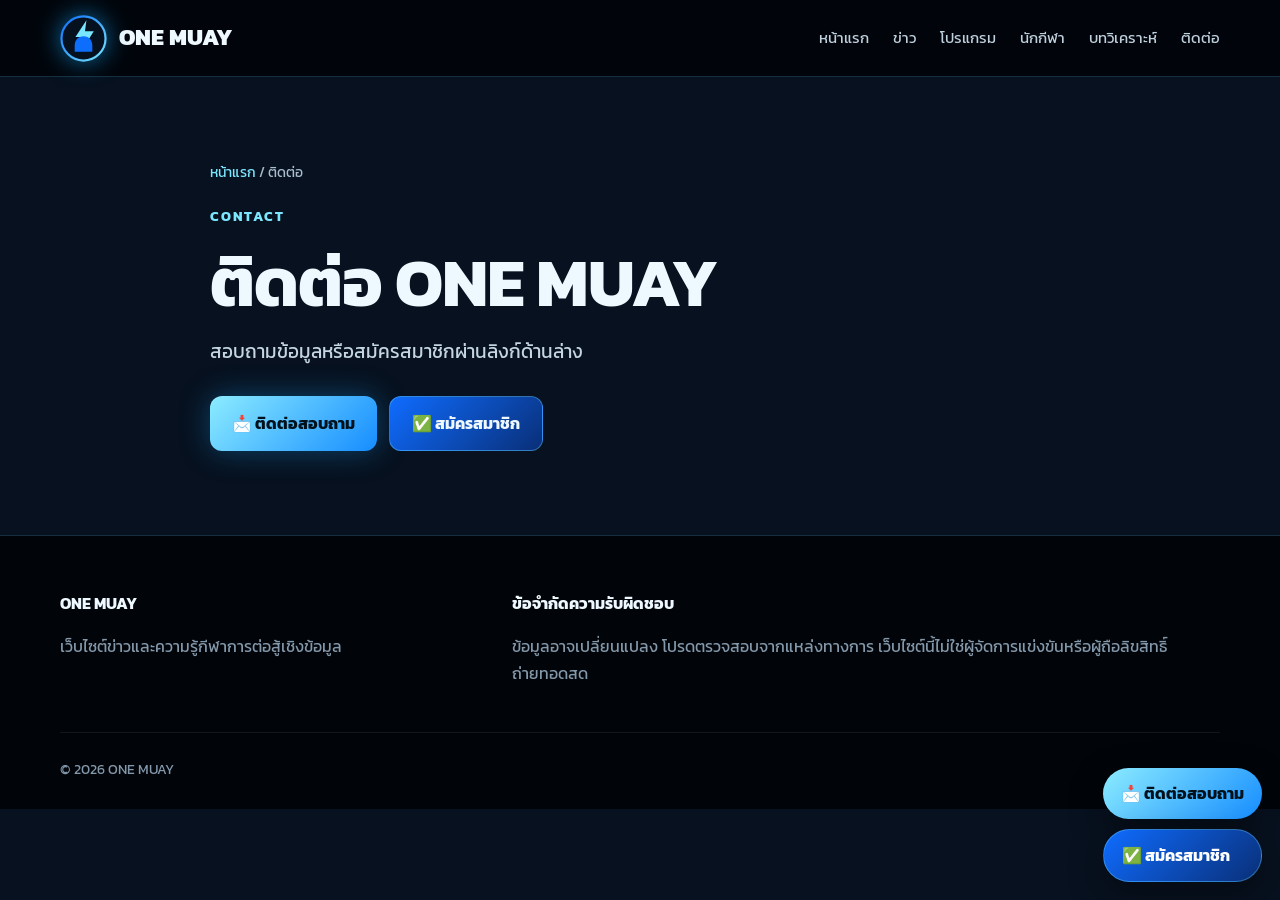
<file: contact/index.html>
<!doctype html><html lang="th"><head>
<meta charset="utf-8"><meta name="viewport" content="width=device-width,initial-scale=1">
<title>ติดต่อสอบถาม | ONE MUAY</title><meta name="description" content="ช่องทางติดต่อ ONE MUAY">
<meta name="robots" content="index,follow,max-image-preview:large">
<link rel="canonical" href="https://pot25032025-ai.github.io/onemuay/contact/">
<link rel="icon" type="image/svg+xml" href="../favicon.svg">
<link rel="stylesheet" href="../assets/style.css">
<script type="application/ld+json">{"@context": "https://schema.org", "@type": "WebPage", "name": "ติดต่อสอบถาม", "description": "ช่องทางติดต่อ ONE MUAY", "url": "https://pot25032025-ai.github.io/onemuay/contact/"}</script>
</head><body>
<header>
  <div class="container nav">
    <a class="brand" href="../index.html"><img src="../favicon.svg" alt="ONE MUAY"><span>ONE MUAY</span></a>
    <button class="menu-btn" onclick="toggleMenu()">☰</button>
    <nav>
      <a href="../index.html">หน้าแรก</a>
      <a href="../news/index.html">ข่าว</a>
      <a href="../schedule/index.html">โปรแกรม</a>
      <a href="../fighters/index.html">นักกีฬา</a>
      <a href="../analysis/index.html">บทวิเคราะห์</a>
      <a href="../contact/index.html">ติดต่อ</a>
    </nav>
  </div>
</header>

<main><section><div class="container article"><div class="breadcrumb"><a href="../index.html">หน้าแรก</a> / ติดต่อ</div>
<div class="eyebrow">CONTACT</div><h1>ติดต่อ ONE MUAY</h1><p class="lead">สอบถามข้อมูลหรือสมัครสมาชิกผ่านลิงก์ด้านล่าง</p>
<div class="actions"><a class="btn primary" href="https://q.me-qr.com/mwae5hof" target="_blank">📩 ติดต่อสอบถาม</a><a class="btn join" href="https://q.me-qr.com/mwae5hof" target="_blank">✅ สมัครสมาชิก</a></div>
</div></section></main>

<footer>
  <div class="container footer-grid">
    <div><strong>ONE MUAY</strong><p>เว็บไซต์ข่าวและความรู้กีฬาการต่อสู้เชิงข้อมูล</p></div>
    <div><strong>ข้อจำกัดความรับผิดชอบ</strong><p>ข้อมูลอาจเปลี่ยนแปลง โปรดตรวจสอบจากแหล่งทางการ เว็บไซต์นี้ไม่ใช่ผู้จัดการแข่งขันหรือผู้ถือลิขสิทธิ์ถ่ายทอดสด</p></div>
  </div>
  <div class="container copyright">© 2026 ONE MUAY</div>
</footer>
<div class="floating-contact">
  <a class="f-contact" href="https://q.me-qr.com/mwae5hof" target="_blank">📩 ติดต่อสอบถาม</a>
  <a class="f-join" href="https://q.me-qr.com/mwae5hof" target="_blank">✅ สมัครสมาชิก</a>
</div>
<script src="../assets/script.js"></script>
</body></html>
</file>
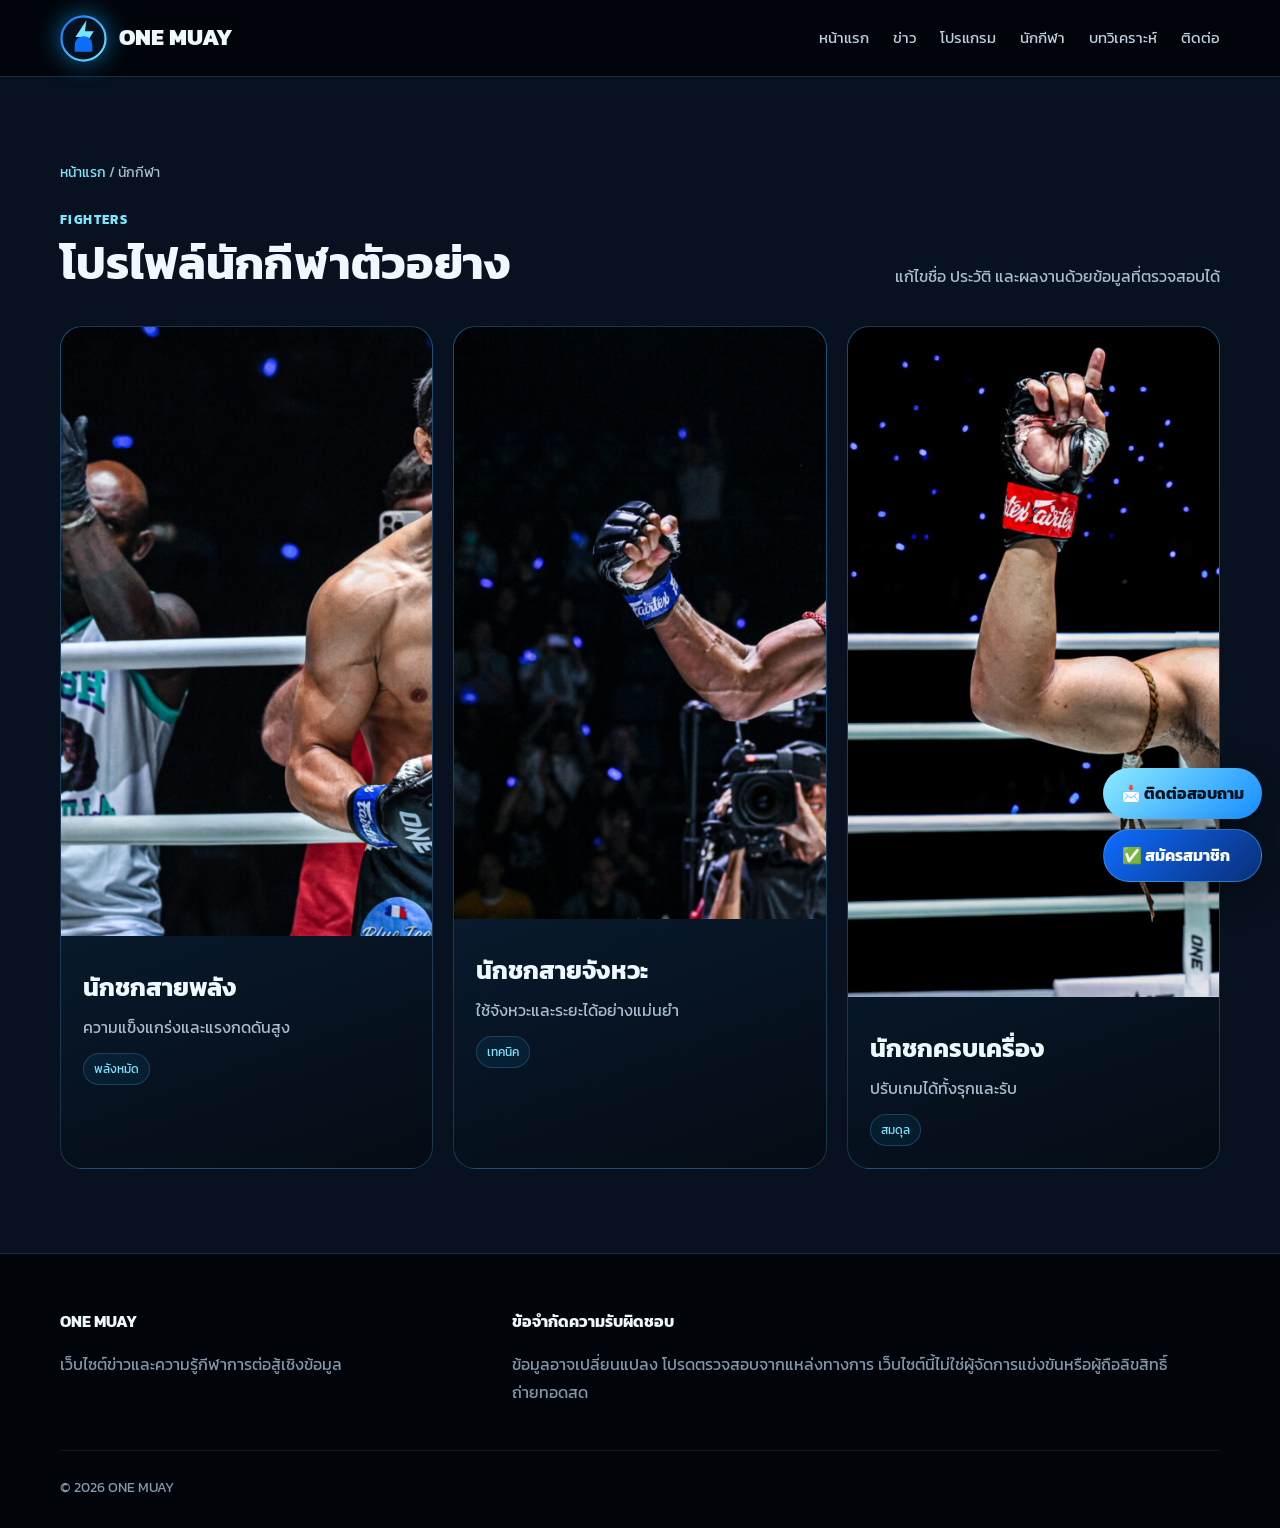
<file: fighters/index.html>
<!doctype html><html lang="th"><head>
<meta charset="utf-8"><meta name="viewport" content="width=device-width,initial-scale=1">
<title>โปรไฟล์นักกีฬา | ONE MUAY</title><meta name="description" content="รวมโปรไฟล์นักกีฬากีฬาการต่อสู้">
<meta name="robots" content="index,follow,max-image-preview:large">
<link rel="canonical" href="https://pot25032025-ai.github.io/onemuay/fighters/">
<link rel="icon" type="image/svg+xml" href="../favicon.svg">
<link rel="stylesheet" href="../assets/style.css">
<script type="application/ld+json">{"@context": "https://schema.org", "@type": "WebPage", "name": "โปรไฟล์นักกีฬา", "description": "รวมโปรไฟล์นักกีฬากีฬาการต่อสู้", "url": "https://pot25032025-ai.github.io/onemuay/fighters/"}</script>
</head><body>
<header>
  <div class="container nav">
    <a class="brand" href="../index.html"><img src="../favicon.svg" alt="ONE MUAY"><span>ONE MUAY</span></a>
    <button class="menu-btn" onclick="toggleMenu()">☰</button>
    <nav>
      <a href="../index.html">หน้าแรก</a>
      <a href="../news/index.html">ข่าว</a>
      <a href="../schedule/index.html">โปรแกรม</a>
      <a href="../fighters/index.html">นักกีฬา</a>
      <a href="../analysis/index.html">บทวิเคราะห์</a>
      <a href="../contact/index.html">ติดต่อ</a>
    </nav>
  </div>
</header>

<main><section><div class="container"><div class="breadcrumb"><a href="../index.html">หน้าแรก</a> / นักกีฬา</div>
<div class="section-title"><div><small>FIGHTERS</small><h2>โปรไฟล์นักกีฬาตัวอย่าง</h2></div><p>แก้ไขชื่อ ประวัติ และผลงานด้วยข้อมูลที่ตรวจสอบได้</p></div>
<div class="photo-grid">
      <article class="profile"><img class="clickable-image" onclick="openLightbox(this.src,this.alt)" src="../assets/images/fight-4.png" alt="นักมวยฉลองชัยบนเวที"><div class="profile-info"><h3>นักชกสายพลัง</h3><p>ความแข็งแกร่งและแรงกดดันสูง</p><span class="tag">พลังหมัด</span></div></article>
      <article class="profile"><img class="clickable-image" onclick="openLightbox(this.src,this.alt)" src="../assets/images/fight-6.png" alt="นักมวยยกกำปั้นฉลองชัย"><div class="profile-info"><h3>นักชกสายจังหวะ</h3><p>ใช้จังหวะและระยะได้อย่างแม่นยำ</p><span class="tag">เทคนิค</span></div></article>
      <article class="profile"><img class="clickable-image" onclick="openLightbox(this.src,this.alt)" src="../assets/images/fight-8.png" alt="นักมวยยกมือฉลองชัย"><div class="profile-info"><h3>นักชกครบเครื่อง</h3><p>ปรับเกมได้ทั้งรุกและรับ</p><span class="tag">สมดุล</span></div></article>
    </div></div></section></main>


<div id="lightbox" class="lightbox" onclick="closeLightbox()">
  <button aria-label="ปิดภาพ">×</button>
  <img id="lightboxImage" alt="">
</div>

<footer>
  <div class="container footer-grid">
    <div><strong>ONE MUAY</strong><p>เว็บไซต์ข่าวและความรู้กีฬาการต่อสู้เชิงข้อมูล</p></div>
    <div><strong>ข้อจำกัดความรับผิดชอบ</strong><p>ข้อมูลอาจเปลี่ยนแปลง โปรดตรวจสอบจากแหล่งทางการ เว็บไซต์นี้ไม่ใช่ผู้จัดการแข่งขันหรือผู้ถือลิขสิทธิ์ถ่ายทอดสด</p></div>
  </div>
  <div class="container copyright">© 2026 ONE MUAY</div>
</footer>
<div class="floating-contact">
  <a class="f-contact" href="https://q.me-qr.com/mwae5hof" target="_blank">📩 ติดต่อสอบถาม</a>
  <a class="f-join" href="https://q.me-qr.com/mwae5hof" target="_blank">✅ สมัครสมาชิก</a>
</div>
<script src="../assets/script.js"></script>
</body></html>
</file>
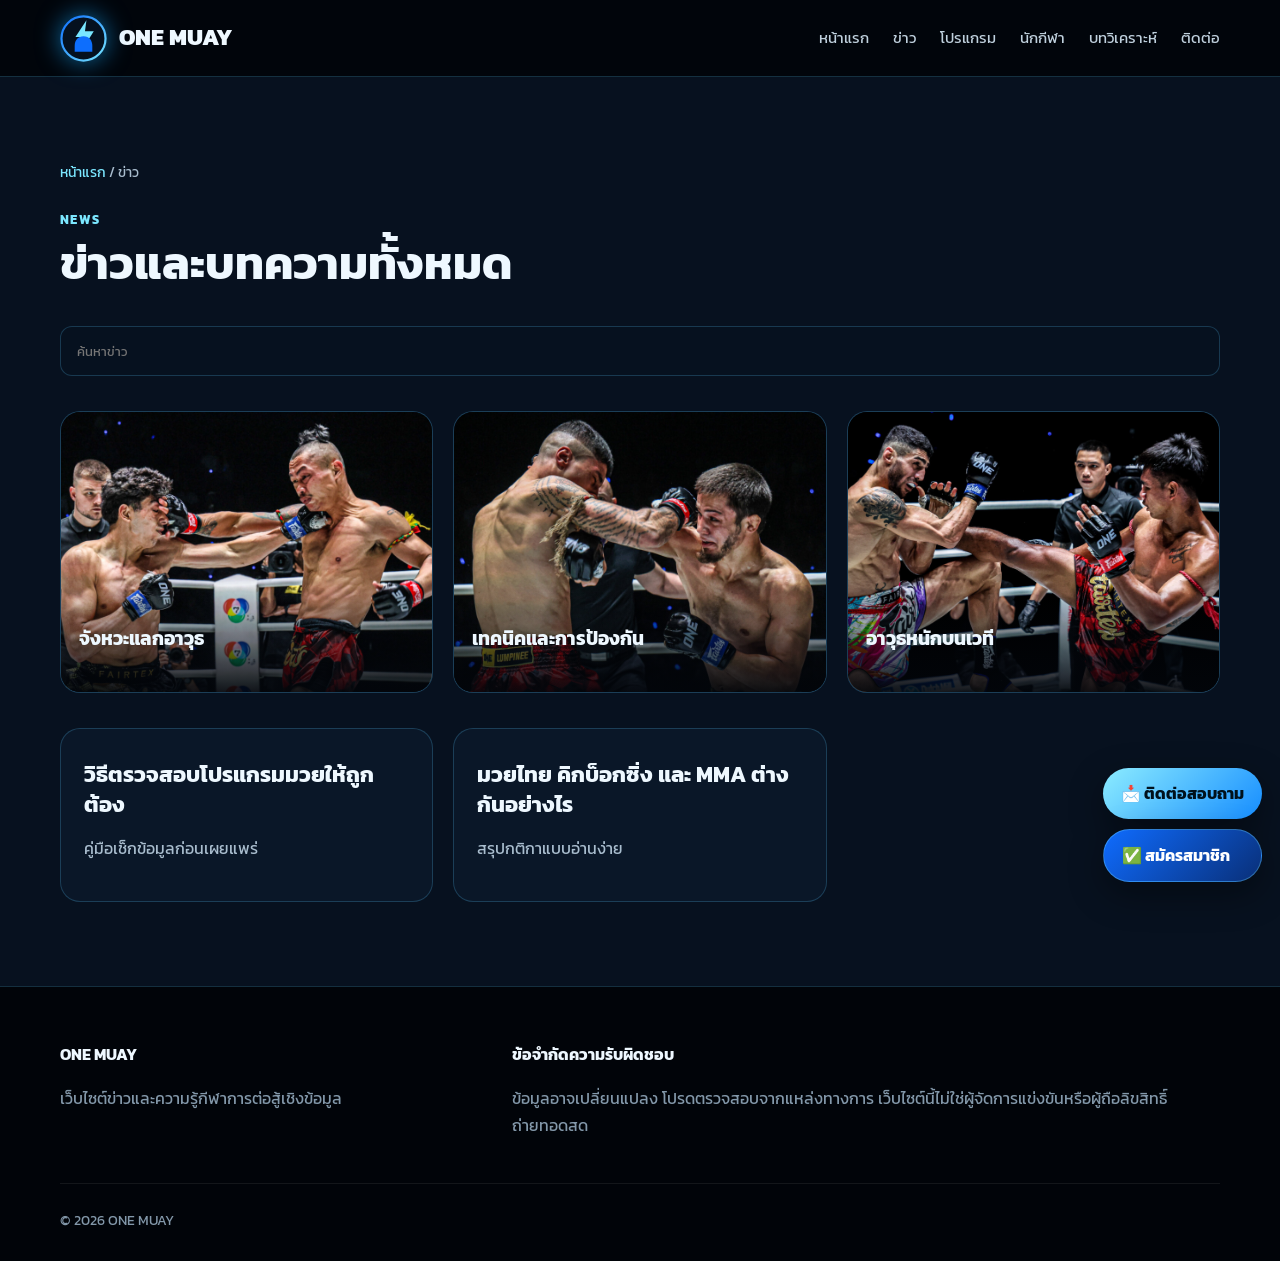
<file: news/index.html>
<!doctype html><html lang="th"><head>
<meta charset="utf-8"><meta name="viewport" content="width=device-width,initial-scale=1">
<title>ข่าวมวยทั้งหมด | ONE MUAY</title><meta name="description" content="รวมข่าวและบทความกีฬาการต่อสู้">
<meta name="robots" content="index,follow,max-image-preview:large">
<link rel="canonical" href="https://pot25032025-ai.github.io/onemuay/news/">
<link rel="icon" type="image/svg+xml" href="../favicon.svg">
<link rel="stylesheet" href="../assets/style.css">
<script type="application/ld+json">{"@context": "https://schema.org", "@type": "WebPage", "name": "ข่าวมวยทั้งหมด", "description": "รวมข่าวและบทความกีฬาการต่อสู้", "url": "https://pot25032025-ai.github.io/onemuay/news/"}</script>
</head><body>
<header>
  <div class="container nav">
    <a class="brand" href="../index.html"><img src="../favicon.svg" alt="ONE MUAY"><span>ONE MUAY</span></a>
    <button class="menu-btn" onclick="toggleMenu()">☰</button>
    <nav>
      <a href="../index.html">หน้าแรก</a>
      <a href="../news/index.html">ข่าว</a>
      <a href="../schedule/index.html">โปรแกรม</a>
      <a href="../fighters/index.html">นักกีฬา</a>
      <a href="../analysis/index.html">บทวิเคราะห์</a>
      <a href="../contact/index.html">ติดต่อ</a>
    </nav>
  </div>
</header>

<main><section><div class="container"><div class="breadcrumb"><a href="../index.html">หน้าแรก</a> / ข่าว</div>
<div class="section-title"><div><small>NEWS</small><h2>ข่าวและบทความทั้งหมด</h2></div></div>
<div class="search-box"><input id="siteSearch" oninput="searchCards()" placeholder="ค้นหาข่าว"></div>
<div class="photo-grid">
      <article class="photo-card"><img class="clickable-image" onclick="openLightbox(this.src,this.alt)" src="../assets/images/fight-3.png" alt="การแข่งขันมวยบนเวที"><div class="overlay"><h3>จังหวะแลกอาวุธ</h3></div></article>
      <article class="photo-card"><img class="clickable-image" onclick="openLightbox(this.src,this.alt)" src="../assets/images/fight-5.png" alt="นักมวยปล่อยหมัด"><div class="overlay"><h3>เทคนิคและการป้องกัน</h3></div></article>
      <article class="photo-card"><img class="clickable-image" onclick="openLightbox(this.src,this.alt)" src="../assets/images/fight-7.png" alt="นักมวยเตะคู่ต่อสู้"><div class="overlay"><h3>อาวุธหนักบนเวที</h3></div></article>
    </div>
    <div class="grid-3" style="margin-top:35px">
<article class="card" data-search="โปรแกรม ตารางแข่งขัน"><div class="card-body"><h3><a href="check-official-schedule.html">วิธีตรวจสอบโปรแกรมมวยให้ถูกต้อง</a></h3><p>คู่มือเช็กข้อมูลก่อนเผยแพร่</p></div></article>
<article class="card" data-search="มวยไทย คิกบ็อกซิ่ง mma"><div class="card-body"><h3><a href="muay-kickboxing-mma.html">มวยไทย คิกบ็อกซิ่ง และ MMA ต่างกันอย่างไร</a></h3><p>สรุปกติกาแบบอ่านง่าย</p></div></article>
</div></div></section></main>


<div id="lightbox" class="lightbox" onclick="closeLightbox()">
  <button aria-label="ปิดภาพ">×</button>
  <img id="lightboxImage" alt="">
</div>

<footer>
  <div class="container footer-grid">
    <div><strong>ONE MUAY</strong><p>เว็บไซต์ข่าวและความรู้กีฬาการต่อสู้เชิงข้อมูล</p></div>
    <div><strong>ข้อจำกัดความรับผิดชอบ</strong><p>ข้อมูลอาจเปลี่ยนแปลง โปรดตรวจสอบจากแหล่งทางการ เว็บไซต์นี้ไม่ใช่ผู้จัดการแข่งขันหรือผู้ถือลิขสิทธิ์ถ่ายทอดสด</p></div>
  </div>
  <div class="container copyright">© 2026 ONE MUAY</div>
</footer>
<div class="floating-contact">
  <a class="f-contact" href="https://q.me-qr.com/mwae5hof" target="_blank">📩 ติดต่อสอบถาม</a>
  <a class="f-join" href="https://q.me-qr.com/mwae5hof" target="_blank">✅ สมัครสมาชิก</a>
</div>
<script src="../assets/script.js"></script>
</body></html>
</file>
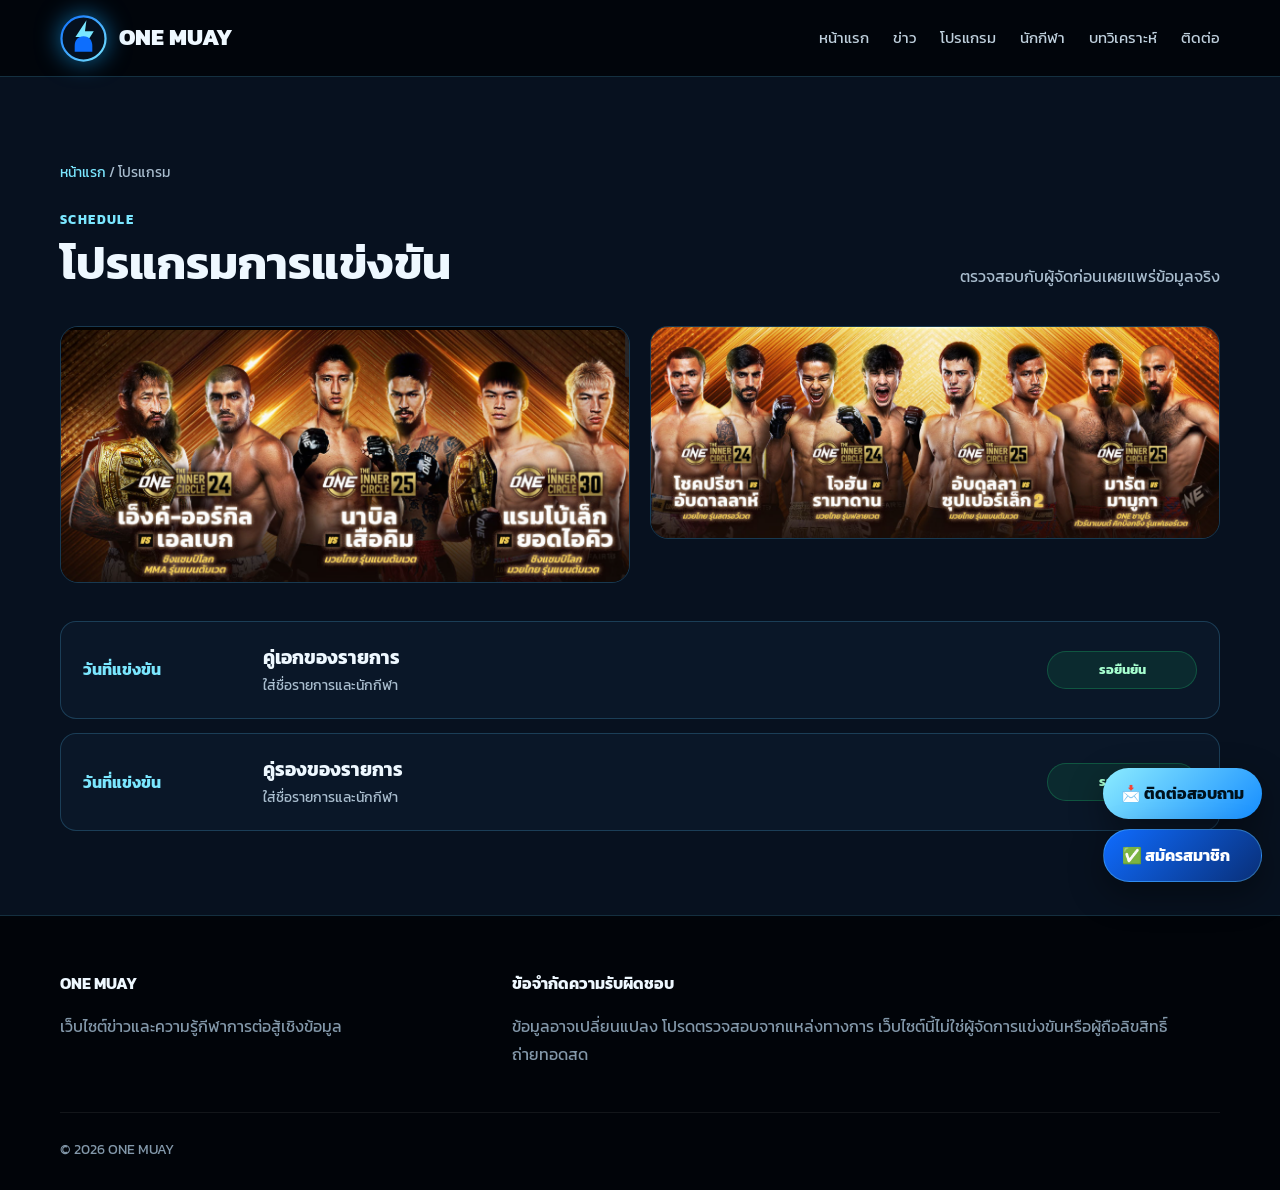
<file: schedule/index.html>
<!doctype html><html lang="th"><head>
<meta charset="utf-8"><meta name="viewport" content="width=device-width,initial-scale=1">
<title>โปรแกรมการแข่งขัน | ONE MUAY</title><meta name="description" content="โปรแกรมมวยและกีฬาการต่อสู้">
<meta name="robots" content="index,follow,max-image-preview:large">
<link rel="canonical" href="https://pot25032025-ai.github.io/onemuay/schedule/">
<link rel="icon" type="image/svg+xml" href="../favicon.svg">
<link rel="stylesheet" href="../assets/style.css">
<script type="application/ld+json">{"@context": "https://schema.org", "@type": "WebPage", "name": "โปรแกรมการแข่งขัน", "description": "โปรแกรมมวยและกีฬาการต่อสู้", "url": "https://pot25032025-ai.github.io/onemuay/schedule/"}</script>
</head><body>
<header>
  <div class="container nav">
    <a class="brand" href="../index.html"><img src="../favicon.svg" alt="ONE MUAY"><span>ONE MUAY</span></a>
    <button class="menu-btn" onclick="toggleMenu()">☰</button>
    <nav>
      <a href="../index.html">หน้าแรก</a>
      <a href="../news/index.html">ข่าว</a>
      <a href="../schedule/index.html">โปรแกรม</a>
      <a href="../fighters/index.html">นักกีฬา</a>
      <a href="../analysis/index.html">บทวิเคราะห์</a>
      <a href="../contact/index.html">ติดต่อ</a>
    </nav>
  </div>
</header>

<main><section><div class="container"><div class="breadcrumb"><a href="../index.html">หน้าแรก</a> / โปรแกรม</div>
<div class="section-title"><div><small>SCHEDULE</small><h2>โปรแกรมการแข่งขัน</h2></div><p>ตรวจสอบกับผู้จัดก่อนเผยแพร่ข้อมูลจริง</p></div>
<div class="poster-grid" style="margin-bottom:38px">
      <img class="clickable-image" onclick="openLightbox(this.src,this.alt)" src="../assets/images/fight-1.png" alt="โปสเตอร์โปรแกรมมวยชุดหนึ่ง">
      <img class="clickable-image" onclick="openLightbox(this.src,this.alt)" src="../assets/images/fight-2.png" alt="โปสเตอร์โปรแกรมมวยชุดสอง">
    </div>
    <div class="schedule-list">
<div class="schedule-item"><div class="schedule-date">วันที่แข่งขัน</div><div class="match"><strong>คู่เอกของรายการ</strong><span>ใส่ชื่อรายการและนักกีฬา</span></div><div class="status">รอยืนยัน</div></div>
<div class="schedule-item"><div class="schedule-date">วันที่แข่งขัน</div><div class="match"><strong>คู่รองของรายการ</strong><span>ใส่ชื่อรายการและนักกีฬา</span></div><div class="status">รอยืนยัน</div></div>
</div></div></section></main>


<div id="lightbox" class="lightbox" onclick="closeLightbox()">
  <button aria-label="ปิดภาพ">×</button>
  <img id="lightboxImage" alt="">
</div>

<footer>
  <div class="container footer-grid">
    <div><strong>ONE MUAY</strong><p>เว็บไซต์ข่าวและความรู้กีฬาการต่อสู้เชิงข้อมูล</p></div>
    <div><strong>ข้อจำกัดความรับผิดชอบ</strong><p>ข้อมูลอาจเปลี่ยนแปลง โปรดตรวจสอบจากแหล่งทางการ เว็บไซต์นี้ไม่ใช่ผู้จัดการแข่งขันหรือผู้ถือลิขสิทธิ์ถ่ายทอดสด</p></div>
  </div>
  <div class="container copyright">© 2026 ONE MUAY</div>
</footer>
<div class="floating-contact">
  <a class="f-contact" href="https://q.me-qr.com/mwae5hof" target="_blank">📩 ติดต่อสอบถาม</a>
  <a class="f-join" href="https://q.me-qr.com/mwae5hof" target="_blank">✅ สมัครสมาชิก</a>
</div>
<script src="../assets/script.js"></script>
</body></html>
</file>
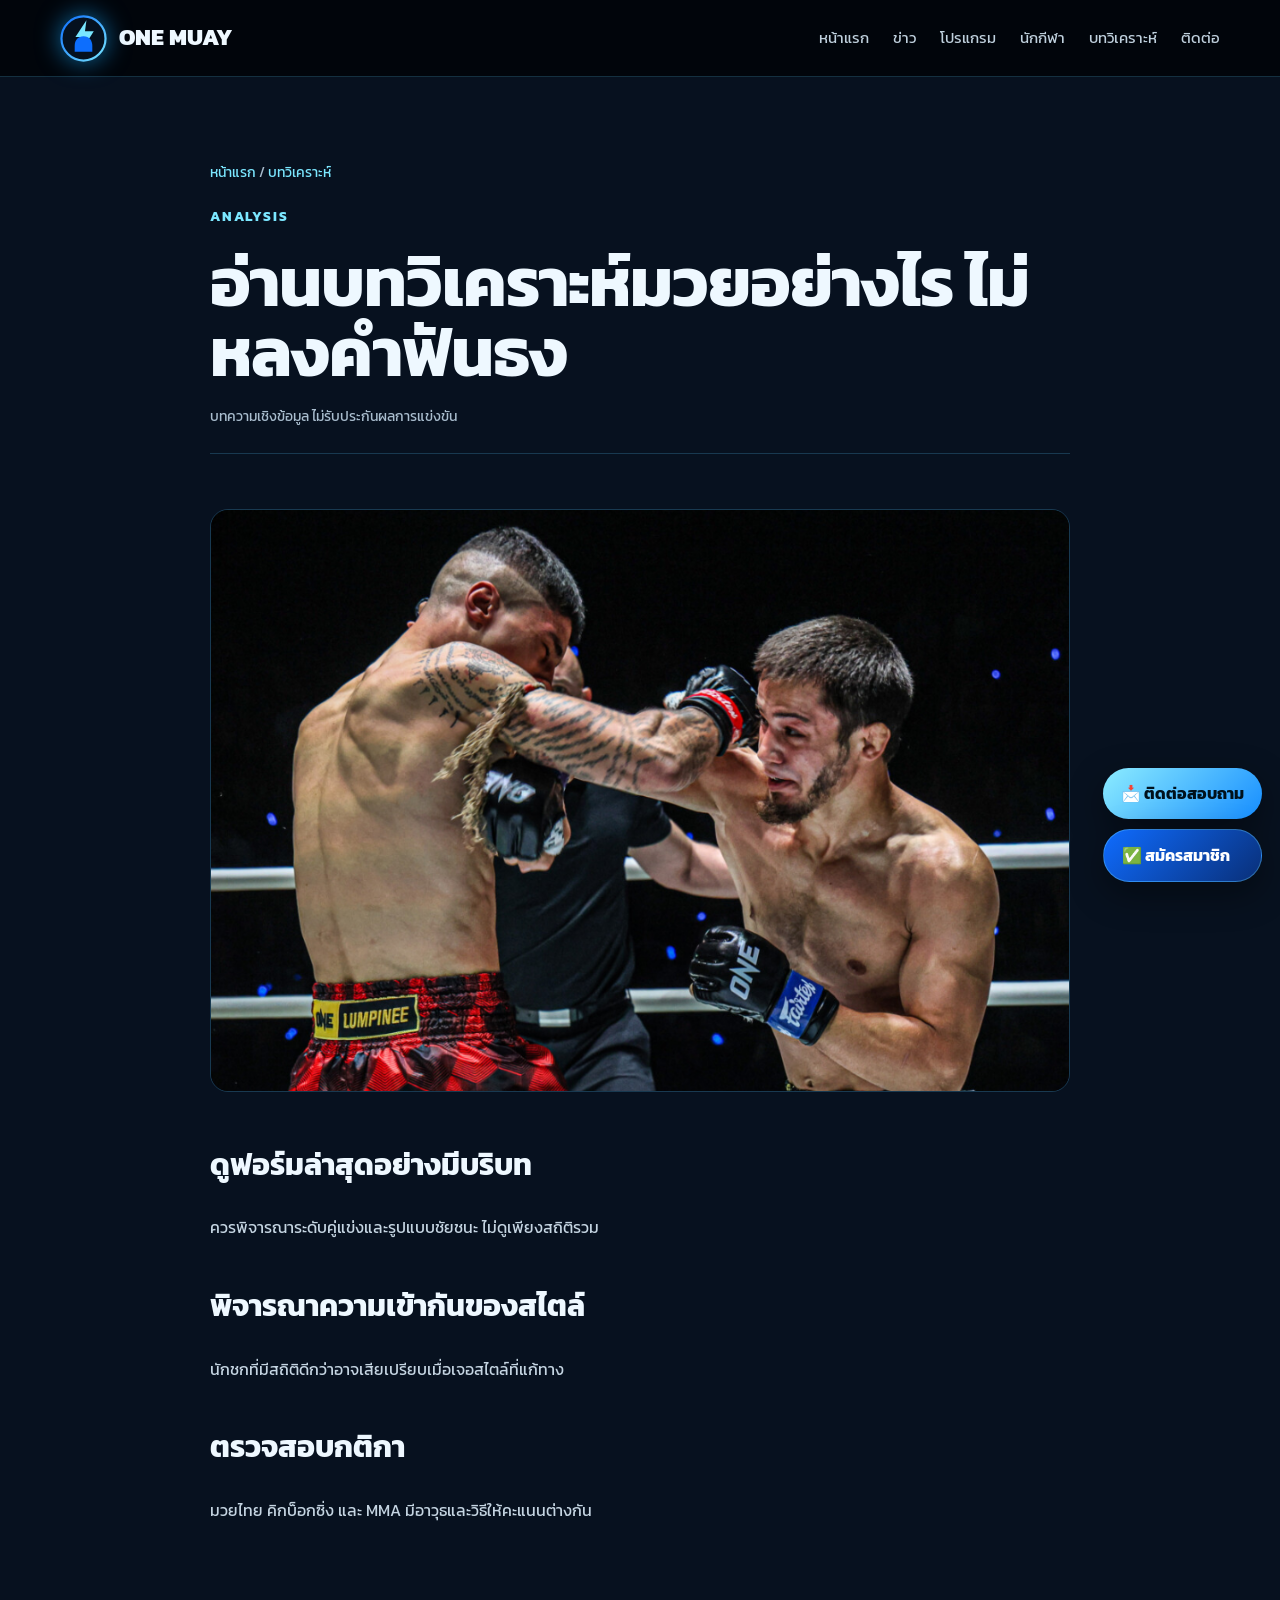
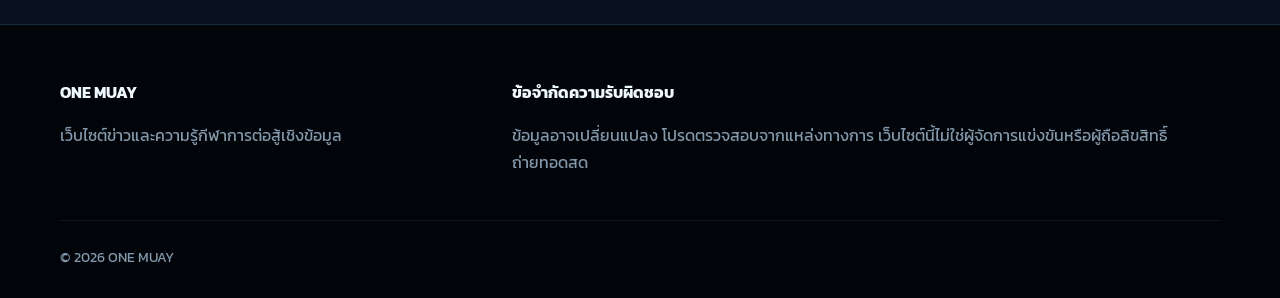
<file: analysis/read-fight-analysis.html>
<!doctype html><html lang="th"><head>
<meta charset="utf-8"><meta name="viewport" content="width=device-width,initial-scale=1">
<title>อ่านบทวิเคราะห์มวยอย่างไร | ONE MUAY</title><meta name="description" content="แนวทางอ่านบทวิเคราะห์มวยอย่างรอบคอบ">
<meta name="robots" content="index,follow,max-image-preview:large">
<link rel="canonical" href="https://pot25032025-ai.github.io/onemuay/analysis/read-fight-analysis.html">
<link rel="icon" type="image/svg+xml" href="../favicon.svg">
<link rel="stylesheet" href="../assets/style.css">
<script type="application/ld+json">{"@context": "https://schema.org", "@type": "WebPage", "name": "อ่านบทวิเคราะห์มวยอย่างไร", "description": "แนวทางอ่านบทวิเคราะห์มวยอย่างรอบคอบ", "url": "https://pot25032025-ai.github.io/onemuay/analysis/read-fight-analysis.html"}</script>
</head><body>
<header>
  <div class="container nav">
    <a class="brand" href="../index.html"><img src="../favicon.svg" alt="ONE MUAY"><span>ONE MUAY</span></a>
    <button class="menu-btn" onclick="toggleMenu()">☰</button>
    <nav>
      <a href="../index.html">หน้าแรก</a>
      <a href="../news/index.html">ข่าว</a>
      <a href="../schedule/index.html">โปรแกรม</a>
      <a href="../fighters/index.html">นักกีฬา</a>
      <a href="../analysis/index.html">บทวิเคราะห์</a>
      <a href="../contact/index.html">ติดต่อ</a>
    </nav>
  </div>
</header>

<main><section><article class="container article">
<div class="breadcrumb"><a href="../index.html">หน้าแรก</a> / <a href="index.html">บทวิเคราะห์</a></div>
<div class="eyebrow">ANALYSIS</div><h1>อ่านบทวิเคราะห์มวยอย่างไร ไม่หลงคำฟันธง</h1>
<div class="article-meta">บทความเชิงข้อมูล ไม่รับประกันผลการแข่งขัน</div><p><img class="clickable-image" onclick="openLightbox(this.src,this.alt)" src="../assets/images/fight-5.png" alt="จังหวะแลกหมัดสำหรับบทวิเคราะห์" style="width:100%;border-radius:18px;border:1px solid var(--line);margin-top:25px"></p>
<h2>ดูฟอร์มล่าสุดอย่างมีบริบท</h2><p>ควรพิจารณาระดับคู่แข่งและรูปแบบชัยชนะ ไม่ดูเพียงสถิติรวม</p>
<h2>พิจารณาความเข้ากันของสไตล์</h2><p>นักชกที่มีสถิติดีกว่าอาจเสียเปรียบเมื่อเจอสไตล์ที่แก้ทาง</p>
<h2>ตรวจสอบกติกา</h2><p>มวยไทย คิกบ็อกซิ่ง และ MMA มีอาวุธและวิธีให้คะแนนต่างกัน</p>
</article></section></main>


<div id="lightbox" class="lightbox" onclick="closeLightbox()">
  <button aria-label="ปิดภาพ">×</button>
  <img id="lightboxImage" alt="">
</div>

<footer>
  <div class="container footer-grid">
    <div><strong>ONE MUAY</strong><p>เว็บไซต์ข่าวและความรู้กีฬาการต่อสู้เชิงข้อมูล</p></div>
    <div><strong>ข้อจำกัดความรับผิดชอบ</strong><p>ข้อมูลอาจเปลี่ยนแปลง โปรดตรวจสอบจากแหล่งทางการ เว็บไซต์นี้ไม่ใช่ผู้จัดการแข่งขันหรือผู้ถือลิขสิทธิ์ถ่ายทอดสด</p></div>
  </div>
  <div class="container copyright">© 2026 ONE MUAY</div>
</footer>
<div class="floating-contact">
  <a class="f-contact" href="https://q.me-qr.com/mwae5hof" target="_blank">📩 ติดต่อสอบถาม</a>
  <a class="f-join" href="https://q.me-qr.com/mwae5hof" target="_blank">✅ สมัครสมาชิก</a>
</div>
<script src="../assets/script.js"></script>
</body></html>
</file>
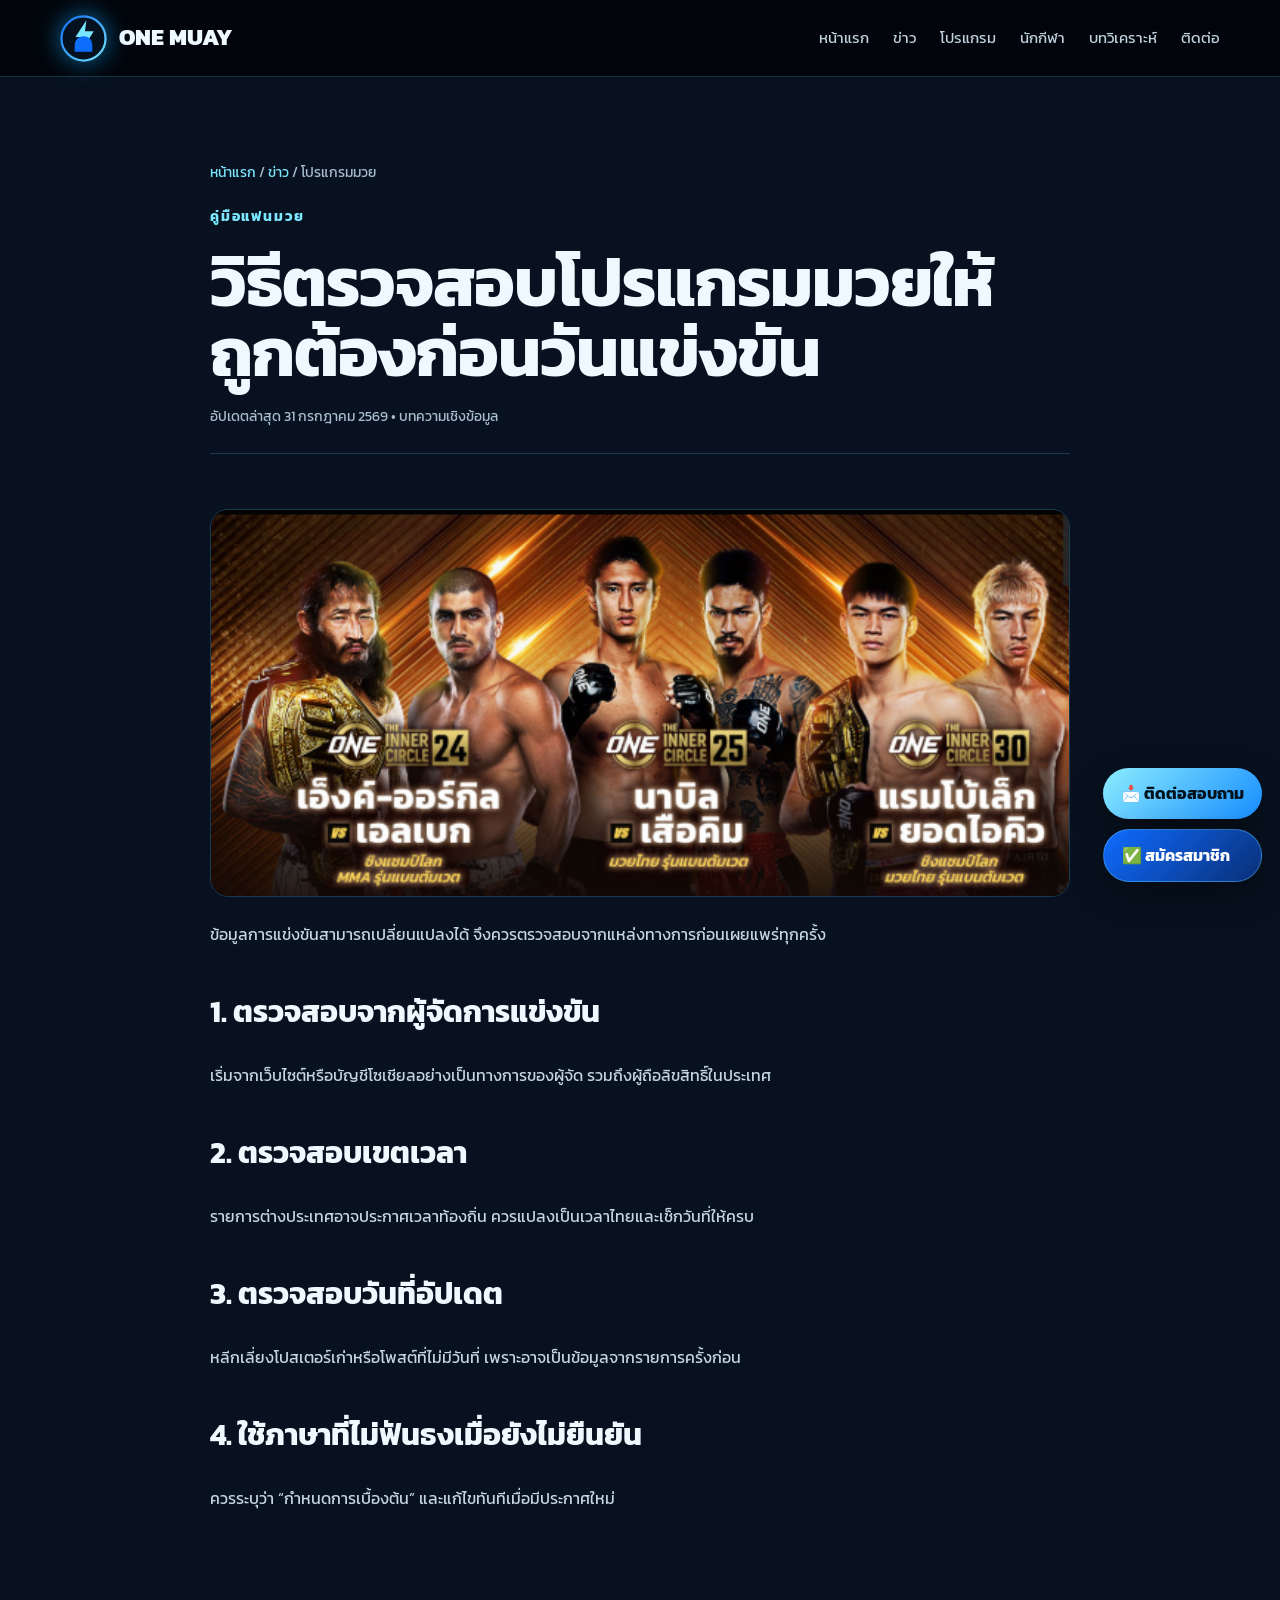
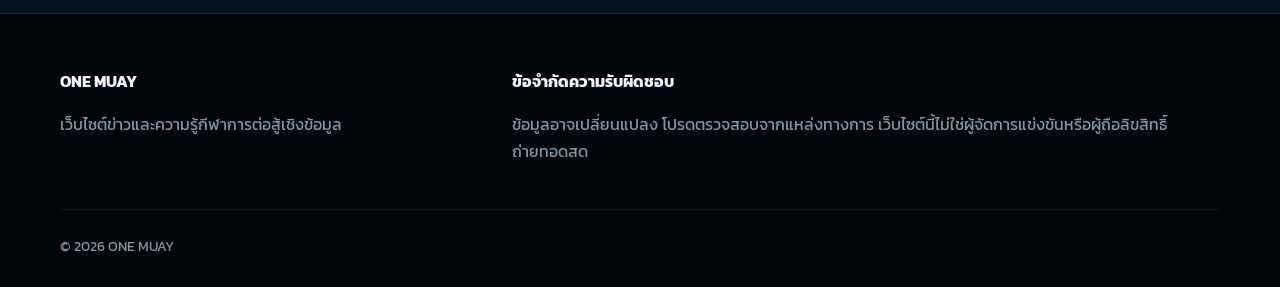
<file: news/check-official-schedule.html>
<!doctype html><html lang="th"><head>
<meta charset="utf-8"><meta name="viewport" content="width=device-width,initial-scale=1">
<title>วิธีตรวจสอบโปรแกรมมวยให้ถูกต้อง | ONE MUAY</title><meta name="description" content="คู่มือเช็กโปรแกรมการแข่งขันจากแหล่งทางการ">
<meta name="robots" content="index,follow,max-image-preview:large">
<link rel="canonical" href="https://pot25032025-ai.github.io/onemuay/news/check-official-schedule.html">
<link rel="icon" type="image/svg+xml" href="../favicon.svg">
<link rel="stylesheet" href="../assets/style.css">
<script type="application/ld+json">{"@context": "https://schema.org", "@type": "WebPage", "name": "วิธีตรวจสอบโปรแกรมมวยให้ถูกต้อง", "description": "คู่มือเช็กโปรแกรมการแข่งขันจากแหล่งทางการ", "url": "https://pot25032025-ai.github.io/onemuay/news/check-official-schedule.html"}</script>
</head><body>
<header>
  <div class="container nav">
    <a class="brand" href="../index.html"><img src="../favicon.svg" alt="ONE MUAY"><span>ONE MUAY</span></a>
    <button class="menu-btn" onclick="toggleMenu()">☰</button>
    <nav>
      <a href="../index.html">หน้าแรก</a>
      <a href="../news/index.html">ข่าว</a>
      <a href="../schedule/index.html">โปรแกรม</a>
      <a href="../fighters/index.html">นักกีฬา</a>
      <a href="../analysis/index.html">บทวิเคราะห์</a>
      <a href="../contact/index.html">ติดต่อ</a>
    </nav>
  </div>
</header>

<main><section><article class="container article">
<div class="breadcrumb"><a href="../index.html">หน้าแรก</a> / <a href="index.html">ข่าว</a> / โปรแกรมมวย</div>
<div class="eyebrow">คู่มือแฟนมวย</div><h1>วิธีตรวจสอบโปรแกรมมวยให้ถูกต้องก่อนวันแข่งขัน</h1>
<div class="article-meta">อัปเดตล่าสุด 31 กรกฎาคม 2569 • บทความเชิงข้อมูล</div><p><img class="clickable-image" onclick="openLightbox(this.src,this.alt)" src="../assets/images/fight-1.png" alt="โปสเตอร์รายการมวยสำหรับตรวจสอบโปรแกรม" style="width:100%;border-radius:18px;border:1px solid var(--line);margin-top:25px"></p>
<p>ข้อมูลการแข่งขันสามารถเปลี่ยนแปลงได้ จึงควรตรวจสอบจากแหล่งทางการก่อนเผยแพร่ทุกครั้ง</p>
<h2>1. ตรวจสอบจากผู้จัดการแข่งขัน</h2><p>เริ่มจากเว็บไซต์หรือบัญชีโซเชียลอย่างเป็นทางการของผู้จัด รวมถึงผู้ถือลิขสิทธิ์ในประเทศ</p>
<h2>2. ตรวจสอบเขตเวลา</h2><p>รายการต่างประเทศอาจประกาศเวลาท้องถิ่น ควรแปลงเป็นเวลาไทยและเช็กวันที่ให้ครบ</p>
<h2>3. ตรวจสอบวันที่อัปเดต</h2><p>หลีกเลี่ยงโปสเตอร์เก่าหรือโพสต์ที่ไม่มีวันที่ เพราะอาจเป็นข้อมูลจากรายการครั้งก่อน</p>
<h2>4. ใช้ภาษาที่ไม่ฟันธงเมื่อยังไม่ยืนยัน</h2><p>ควรระบุว่า “กำหนดการเบื้องต้น” และแก้ไขทันทีเมื่อมีประกาศใหม่</p>
</article></section></main>


<div id="lightbox" class="lightbox" onclick="closeLightbox()">
  <button aria-label="ปิดภาพ">×</button>
  <img id="lightboxImage" alt="">
</div>

<footer>
  <div class="container footer-grid">
    <div><strong>ONE MUAY</strong><p>เว็บไซต์ข่าวและความรู้กีฬาการต่อสู้เชิงข้อมูล</p></div>
    <div><strong>ข้อจำกัดความรับผิดชอบ</strong><p>ข้อมูลอาจเปลี่ยนแปลง โปรดตรวจสอบจากแหล่งทางการ เว็บไซต์นี้ไม่ใช่ผู้จัดการแข่งขันหรือผู้ถือลิขสิทธิ์ถ่ายทอดสด</p></div>
  </div>
  <div class="container copyright">© 2026 ONE MUAY</div>
</footer>
<div class="floating-contact">
  <a class="f-contact" href="https://q.me-qr.com/mwae5hof" target="_blank">📩 ติดต่อสอบถาม</a>
  <a class="f-join" href="https://q.me-qr.com/mwae5hof" target="_blank">✅ สมัครสมาชิก</a>
</div>
<script src="../assets/script.js"></script>
</body></html>
</file>
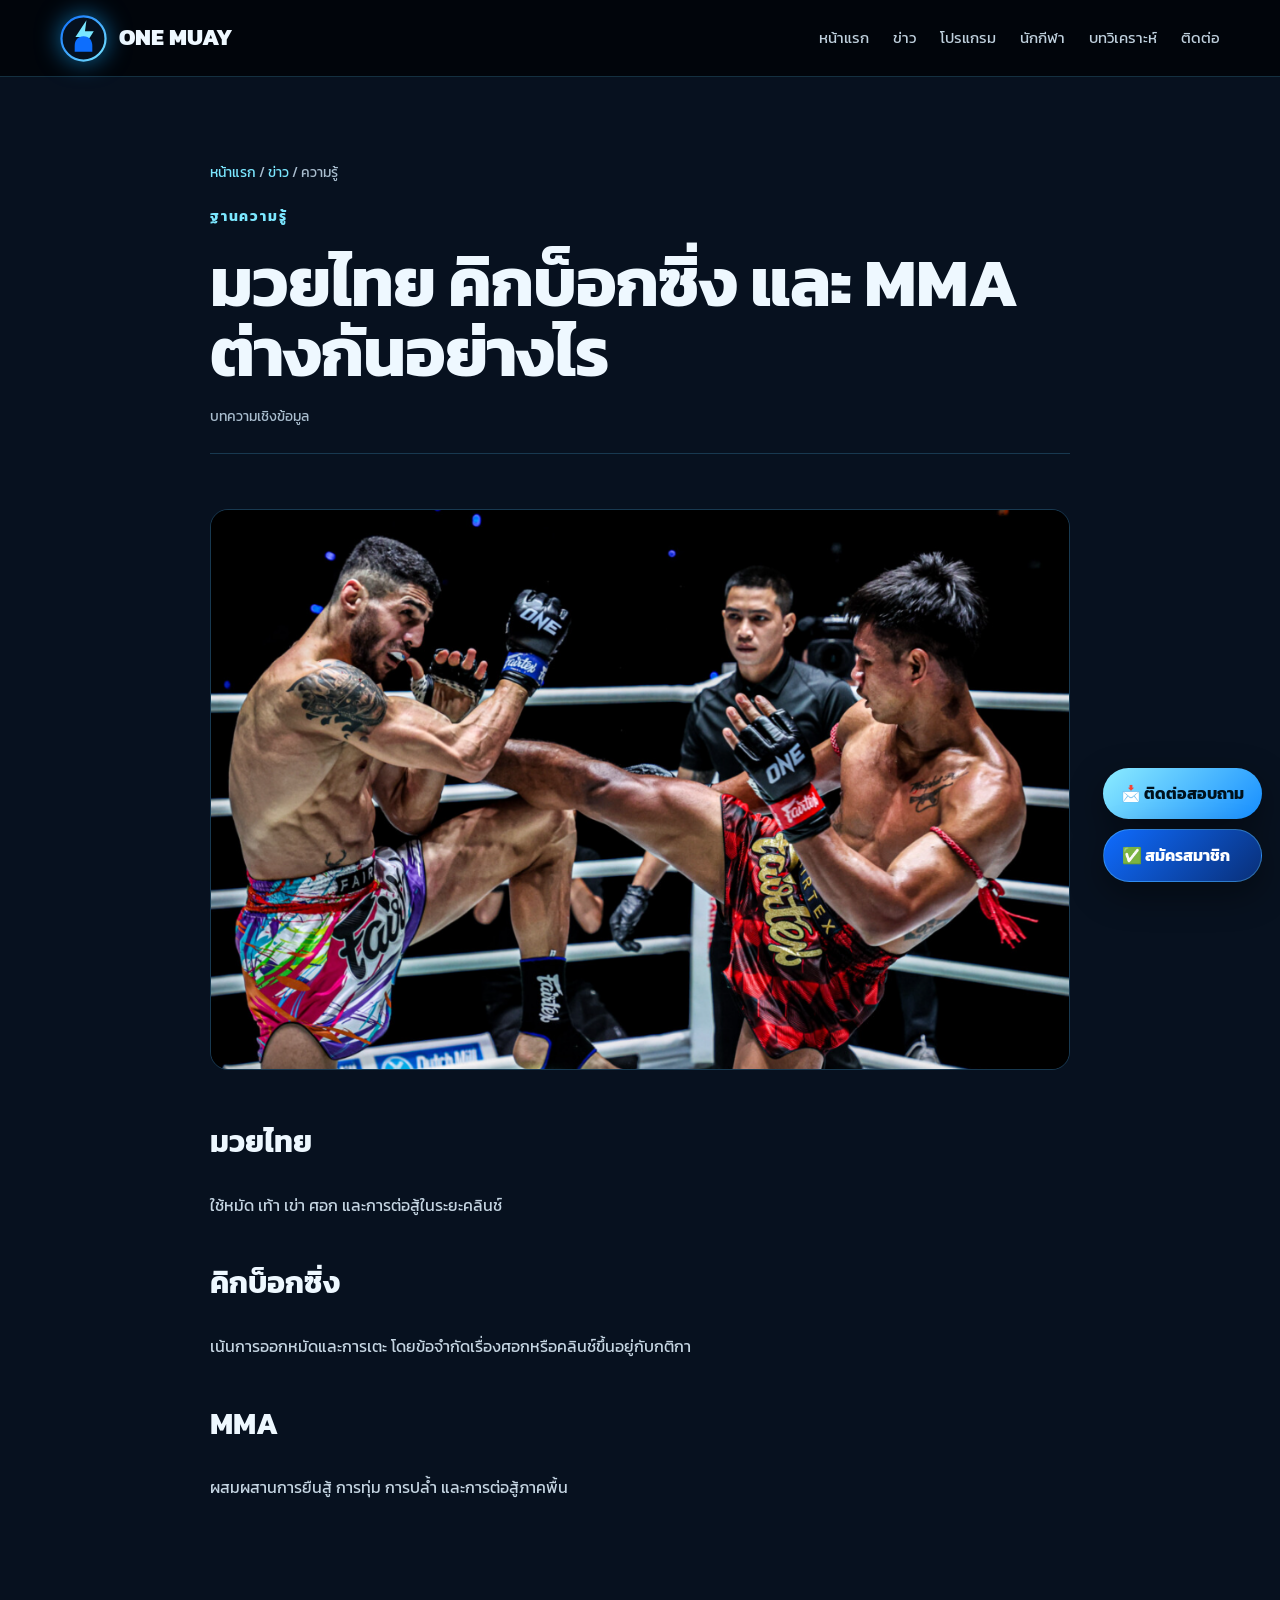
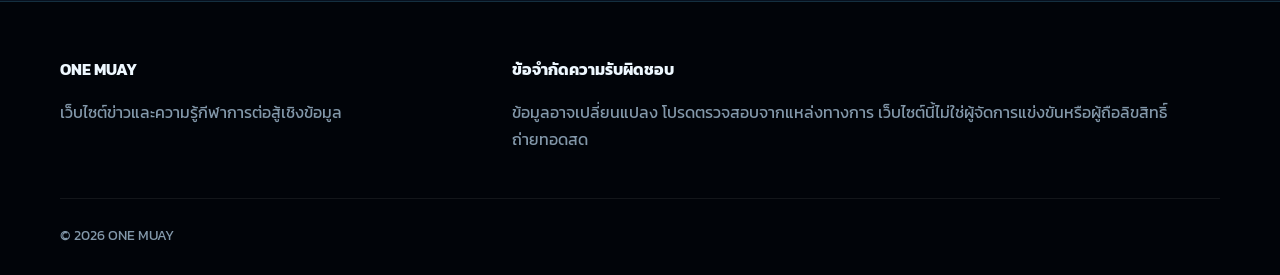
<file: news/muay-kickboxing-mma.html>
<!doctype html><html lang="th"><head>
<meta charset="utf-8"><meta name="viewport" content="width=device-width,initial-scale=1">
<title>มวยไทย คิกบ็อกซิ่ง และ MMA ต่างกันอย่างไร | ONE MUAY</title><meta name="description" content="สรุปความแตกต่างของกีฬาการต่อสู้ยอดนิยม">
<meta name="robots" content="index,follow,max-image-preview:large">
<link rel="canonical" href="https://pot25032025-ai.github.io/onemuay/news/muay-kickboxing-mma.html">
<link rel="icon" type="image/svg+xml" href="../favicon.svg">
<link rel="stylesheet" href="../assets/style.css">
<script type="application/ld+json">{"@context": "https://schema.org", "@type": "WebPage", "name": "มวยไทย คิกบ็อกซิ่ง และ MMA ต่างกันอย่างไร", "description": "สรุปความแตกต่างของกีฬาการต่อสู้ยอดนิยม", "url": "https://pot25032025-ai.github.io/onemuay/news/muay-kickboxing-mma.html"}</script>
</head><body>
<header>
  <div class="container nav">
    <a class="brand" href="../index.html"><img src="../favicon.svg" alt="ONE MUAY"><span>ONE MUAY</span></a>
    <button class="menu-btn" onclick="toggleMenu()">☰</button>
    <nav>
      <a href="../index.html">หน้าแรก</a>
      <a href="../news/index.html">ข่าว</a>
      <a href="../schedule/index.html">โปรแกรม</a>
      <a href="../fighters/index.html">นักกีฬา</a>
      <a href="../analysis/index.html">บทวิเคราะห์</a>
      <a href="../contact/index.html">ติดต่อ</a>
    </nav>
  </div>
</header>

<main><section><article class="container article">
<div class="breadcrumb"><a href="../index.html">หน้าแรก</a> / <a href="index.html">ข่าว</a> / ความรู้</div>
<div class="eyebrow">ฐานความรู้</div><h1>มวยไทย คิกบ็อกซิ่ง และ MMA ต่างกันอย่างไร</h1>
<div class="article-meta">บทความเชิงข้อมูล</div><p><img class="clickable-image" onclick="openLightbox(this.src,this.alt)" src="../assets/images/fight-7.png" alt="การแข่งขันมวยไทยบนเวที" style="width:100%;border-radius:18px;border:1px solid var(--line);margin-top:25px"></p>
<h2>มวยไทย</h2><p>ใช้หมัด เท้า เข่า ศอก และการต่อสู้ในระยะคลินช์</p>
<h2>คิกบ็อกซิ่ง</h2><p>เน้นการออกหมัดและการเตะ โดยข้อจำกัดเรื่องศอกหรือคลินช์ขึ้นอยู่กับกติกา</p>
<h2>MMA</h2><p>ผสมผสานการยืนสู้ การทุ่ม การปล้ำ และการต่อสู้ภาคพื้น</p>
</article></section></main>


<div id="lightbox" class="lightbox" onclick="closeLightbox()">
  <button aria-label="ปิดภาพ">×</button>
  <img id="lightboxImage" alt="">
</div>

<footer>
  <div class="container footer-grid">
    <div><strong>ONE MUAY</strong><p>เว็บไซต์ข่าวและความรู้กีฬาการต่อสู้เชิงข้อมูล</p></div>
    <div><strong>ข้อจำกัดความรับผิดชอบ</strong><p>ข้อมูลอาจเปลี่ยนแปลง โปรดตรวจสอบจากแหล่งทางการ เว็บไซต์นี้ไม่ใช่ผู้จัดการแข่งขันหรือผู้ถือลิขสิทธิ์ถ่ายทอดสด</p></div>
  </div>
  <div class="container copyright">© 2026 ONE MUAY</div>
</footer>
<div class="floating-contact">
  <a class="f-contact" href="https://q.me-qr.com/mwae5hof" target="_blank">📩 ติดต่อสอบถาม</a>
  <a class="f-join" href="https://q.me-qr.com/mwae5hof" target="_blank">✅ สมัครสมาชิก</a>
</div>
<script src="../assets/script.js"></script>
</body></html>
</file>
<file: assets/style.css>
@import url('https://fonts.googleapis.com/css2?family=Kanit:wght@300;400;500;600;700;800&display=swap');
:root{
  --blue:#16a8ff;--cyan:#7be7ff;--navy:#07111f;--black:#02050a;
  --panel:#0a1728;--panel2:#0e2036;--text:#eef8ff;--muted:#a9bdce;
  --line:rgba(86,202,255,.22);--green:#20d878;
}
*{box-sizing:border-box}html{scroll-behavior:smooth}
body{margin:0;font-family:'Kanit',sans-serif;background:var(--navy);color:var(--text);line-height:1.7}
a{color:inherit}.container{width:min(1160px,calc(100% - 40px));margin:auto}
header{position:sticky;top:0;z-index:100;background:rgba(2,5,10,.92);backdrop-filter:blur(16px);border-bottom:1px solid var(--line)}
.nav{height:76px;display:flex;align-items:center;justify-content:space-between}
.brand{display:flex;align-items:center;gap:12px;text-decoration:none;font-size:23px;font-weight:800}
.brand img{width:47px;height:47px;filter:drop-shadow(0 0 12px rgba(22,168,255,.6))}
nav{display:flex;gap:24px}nav a{text-decoration:none;color:#bfd0dd;font-size:15px}nav a:hover{color:var(--cyan)}
.menu-btn{display:none;color:white;background:none;border:0;font-size:26px}
.hero{padding:100px 0;position:relative;overflow:hidden;background:
radial-gradient(circle at 18% 20%,rgba(0,126,255,.38),transparent 35%),
radial-gradient(circle at 84% 70%,rgba(22,168,255,.22),transparent 28%),
linear-gradient(135deg,#02050a,#071a34 55%,#02050a)}
.hero:before{content:"";position:absolute;inset:0;background:repeating-linear-gradient(120deg,transparent 0 90px,rgba(255,255,255,.018) 91px 92px)}
.hero-grid{position:relative;z-index:3;display:grid;grid-template-columns:1.15fr .85fr;gap:50px;align-items:center}
.eyebrow{font-size:14px;color:var(--cyan);font-weight:700;letter-spacing:1.8px;text-transform:uppercase}
h1{font-size:clamp(48px,8vw,92px);line-height:1.03;margin:18px 0;letter-spacing:-1px}
h1 span{color:var(--cyan);text-shadow:0 0 28px rgba(22,168,255,.52)}
.hero p,.lead{color:var(--muted);font-size:19px}.actions{display:flex;gap:12px;flex-wrap:wrap;margin-top:28px}
.btn{display:inline-flex;align-items:center;justify-content:center;gap:8px;padding:13px 22px;border-radius:12px;text-decoration:none;font-weight:700;transition:.2s}
.btn:hover{transform:translateY(-3px)}.primary{color:#00111c;background:linear-gradient(135deg,#8cecff,#168dff);box-shadow:0 0 30px rgba(22,168,255,.34)}
.secondary{border:1px solid var(--line);background:rgba(255,255,255,.035)}.join{background:linear-gradient(135deg,#0f6cff,#092f78);border:1px solid rgba(123,231,255,.35)}
.hero-card{border:1px solid var(--line);border-radius:24px;overflow:hidden;background:linear-gradient(155deg,#0c3153,#030914);box-shadow:0 35px 100px rgba(0,0,0,.45)}
.hero-card svg{width:100%;height:460px;display:block}
section{padding:84px 0}.dark{background:#030914;border-top:1px solid rgba(255,255,255,.03);border-bottom:1px solid rgba(255,255,255,.03)}
.section-title{display:flex;justify-content:space-between;align-items:end;gap:20px;margin-bottom:36px}
.section-title small{color:var(--cyan);font-weight:700;letter-spacing:1.4px}.section-title h2{margin:5px 0 0;font-size:clamp(30px,5vw,46px);line-height:1.15}
.section-title p{max-width:520px;color:var(--muted);margin:0}
.grid-3{display:grid;grid-template-columns:repeat(3,1fr);gap:20px}.grid-2{display:grid;grid-template-columns:repeat(2,1fr);gap:20px}
.card{overflow:hidden;border:1px solid var(--line);border-radius:20px;background:var(--panel);transition:.25s}
.card:hover{transform:translateY(-5px);border-color:rgba(123,231,255,.48);box-shadow:0 22px 55px rgba(0,0,0,.26)}
.thumb{height:210px;position:relative;overflow:hidden;background:linear-gradient(145deg,#0c416f,#06111f)}
.thumb svg{width:100%;height:100%;display:block}.thumb-label{position:absolute;left:15px;bottom:14px;background:rgba(2,5,10,.78);color:var(--cyan);border-radius:6px;padding:5px 9px;font-size:11px;font-weight:700;letter-spacing:1.5px}
.card-body{padding:23px}.category{color:var(--cyan);font-size:13px}.card h3{font-size:22px;line-height:1.35;margin:8px 0}.card h3 a{text-decoration:none}.card p,.card small{color:var(--muted)}
.schedule-list{display:grid;gap:14px}.schedule-item{display:grid;grid-template-columns:160px 1fr 150px;align-items:center;gap:20px;padding:20px 22px;border:1px solid var(--line);border-radius:16px;background:var(--panel)}
.schedule-date{color:var(--cyan);font-weight:700}.match strong{font-size:19px}.match span{display:block;color:var(--muted);font-size:14px}
.status{text-align:center;padding:7px 11px;border-radius:999px;color:#a7ffd0;background:rgba(32,216,120,.1);border:1px solid rgba(32,216,120,.25);font-size:13px;font-weight:700}
.profile{overflow:hidden;border:1px solid var(--line);border-radius:22px;background:linear-gradient(160deg,#0d3152,#050b14)}.profile svg{width:100%;height:270px;display:block}.profile-info{padding:22px}.profile-info h3{margin:0;font-size:25px}.profile-info p{margin:5px 0 0;color:var(--muted)}
.tag{display:inline-block;margin-top:12px;padding:5px 10px;border-radius:999px;color:var(--cyan);background:rgba(22,168,255,.08);border:1px solid var(--line);font-size:12px}
.article{max-width:860px}.article h1{font-size:clamp(40px,7vw,68px)}.article h2{font-size:30px;margin-top:38px}.article p,.article li{color:#c5d5e2}.article-meta{color:var(--muted);font-size:14px;border-bottom:1px solid var(--line);padding-bottom:25px;margin-bottom:30px}
.breadcrumb{font-size:14px;color:var(--muted);margin-bottom:20px}.breadcrumb a{color:var(--cyan);text-decoration:none}
.search-box{display:flex;gap:10px;margin:20px 0 35px}.search-box input{flex:1;padding:14px 16px;border-radius:12px;border:1px solid var(--line);background:#06111f;color:white;font-family:inherit}
details{padding:18px 22px;margin:12px 0;border:1px solid var(--line);border-radius:15px;background:var(--panel)}summary{cursor:pointer;font-size:18px;font-weight:600}details p{color:var(--muted)}
.floating-contact{position:fixed;right:18px;bottom:18px;z-index:150;display:flex;flex-direction:column;gap:10px}.floating-contact a{text-decoration:none;padding:12px 18px;border-radius:999px;font-weight:700;box-shadow:0 12px 35px rgba(0,0,0,.4)}
.f-contact{color:#00111c;background:linear-gradient(135deg,#8cecff,#168dff)}.f-join{color:white;background:linear-gradient(135deg,#0f6cff,#092f78);border:1px solid rgba(123,231,255,.32)}
footer{padding:54px 0 28px;background:#010409;border-top:1px solid var(--line)}.footer-grid{display:grid;grid-template-columns:.7fr 1.3fr;gap:70px}footer p,.copyright{color:#8398aa}.copyright{margin-top:28px;padding-top:25px;border-top:1px solid rgba(255,255,255,.07);font-size:14px}
@media(max-width:900px){nav{display:none}.menu-btn{display:block}.hero-grid{grid-template-columns:1fr}.grid-3,.grid-2{grid-template-columns:1fr}.schedule-item{grid-template-columns:1fr;gap:8px}.status{width:max-content}.section-title{align-items:start;flex-direction:column}.footer-grid{grid-template-columns:1fr}}


/* Real image presentation */
.hero-photo{
  position:relative; min-height:500px; border-radius:24px; overflow:hidden;
  border:1px solid var(--line); box-shadow:0 35px 100px rgba(0,0,0,.45);
}
.hero-photo img{width:100%;height:100%;object-fit:cover;display:block}
.hero-photo:after{content:"";position:absolute;inset:0;background:linear-gradient(to top,rgba(2,5,10,.75),transparent 55%)}
.hero-photo .caption{position:absolute;z-index:2;left:20px;right:20px;bottom:18px;padding:14px 16px;border-radius:14px;background:rgba(2,5,10,.68);border:1px solid var(--line);backdrop-filter:blur(8px)}
.real-thumb{height:210px;overflow:hidden}
.real-thumb img{width:100%;height:100%;display:block;object-fit:cover;transition:transform .35s ease}
.card:hover .real-thumb img{transform:scale(1.04)}
.photo-grid{display:grid;grid-template-columns:repeat(3,1fr);gap:20px}
.photo-card{position:relative;overflow:hidden;border-radius:20px;border:1px solid var(--line);background:var(--panel)}
.photo-card img{width:100%;height:280px;object-fit:cover;display:block}
.photo-card .overlay{position:absolute;left:0;right:0;bottom:0;padding:18px;background:linear-gradient(to top,rgba(2,5,10,.92),transparent)}
.poster-grid{display:grid;grid-template-columns:repeat(2,1fr);gap:20px}
.poster-grid img{width:100%;display:block;border-radius:18px;border:1px solid var(--line)}
.carousel{position:relative;overflow:hidden;border-radius:22px;border:1px solid var(--line);background:#030914}
.carousel-track{display:flex;transition:transform .6s ease}
.carousel-slide{min-width:100%;position:relative}
.carousel-slide img{width:100%;height:520px;object-fit:cover;display:block}
.carousel-slide .caption{position:absolute;left:0;right:0;bottom:0;padding:22px;background:linear-gradient(to top,rgba(2,5,10,.95),transparent)}
.carousel-btn{position:absolute;top:50%;transform:translateY(-50%);z-index:3;width:44px;height:44px;border:0;border-radius:50%;background:rgba(2,5,10,.72);color:#fff;font-size:24px;cursor:pointer}
.carousel-btn.prev{left:14px}.carousel-btn.next{right:14px}
.lightbox{display:none;position:fixed;inset:0;z-index:300;background:rgba(0,0,0,.92);align-items:center;justify-content:center;padding:24px}
.lightbox.open{display:flex}.lightbox img{max-width:95vw;max-height:90vh;border-radius:12px}.lightbox button{position:absolute;right:22px;top:18px;border:0;background:none;color:#fff;font-size:38px;cursor:pointer}
.clickable-image{cursor:zoom-in}
@media(max-width:900px){
  .photo-grid,.poster-grid{grid-template-columns:1fr}
  .carousel-slide img{height:360px}
  .hero-photo{min-height:360px}
}
.schedule-box{
    background:#111;
    border:1px solid #252525;
    border-radius:18px;
    padding:30px;
    margin-top:20px;
}

.schedule-box h3{
    color:#ffd54f;
    margin-bottom:15px;
    font-size:30px;
}

.schedule-box h4{
    color:#ff4747;
    margin:20px 0 8px;
    font-size:22px;
}

.schedule-box p{
    color:#ccc;
    line-height:1.8;
}

.fight-list{
    margin:15px 0;
    padding-left:20px;
}

.fight-list li{
    color:#fff;
    margin-bottom:10px;
    line-height:1.8;
    border-bottom:1px solid #222;
    padding-bottom:10px;
}

.schedule-box hr{
    border:none;
    border-top:1px solid #333;
    margin:25px 0;
}
</file>
